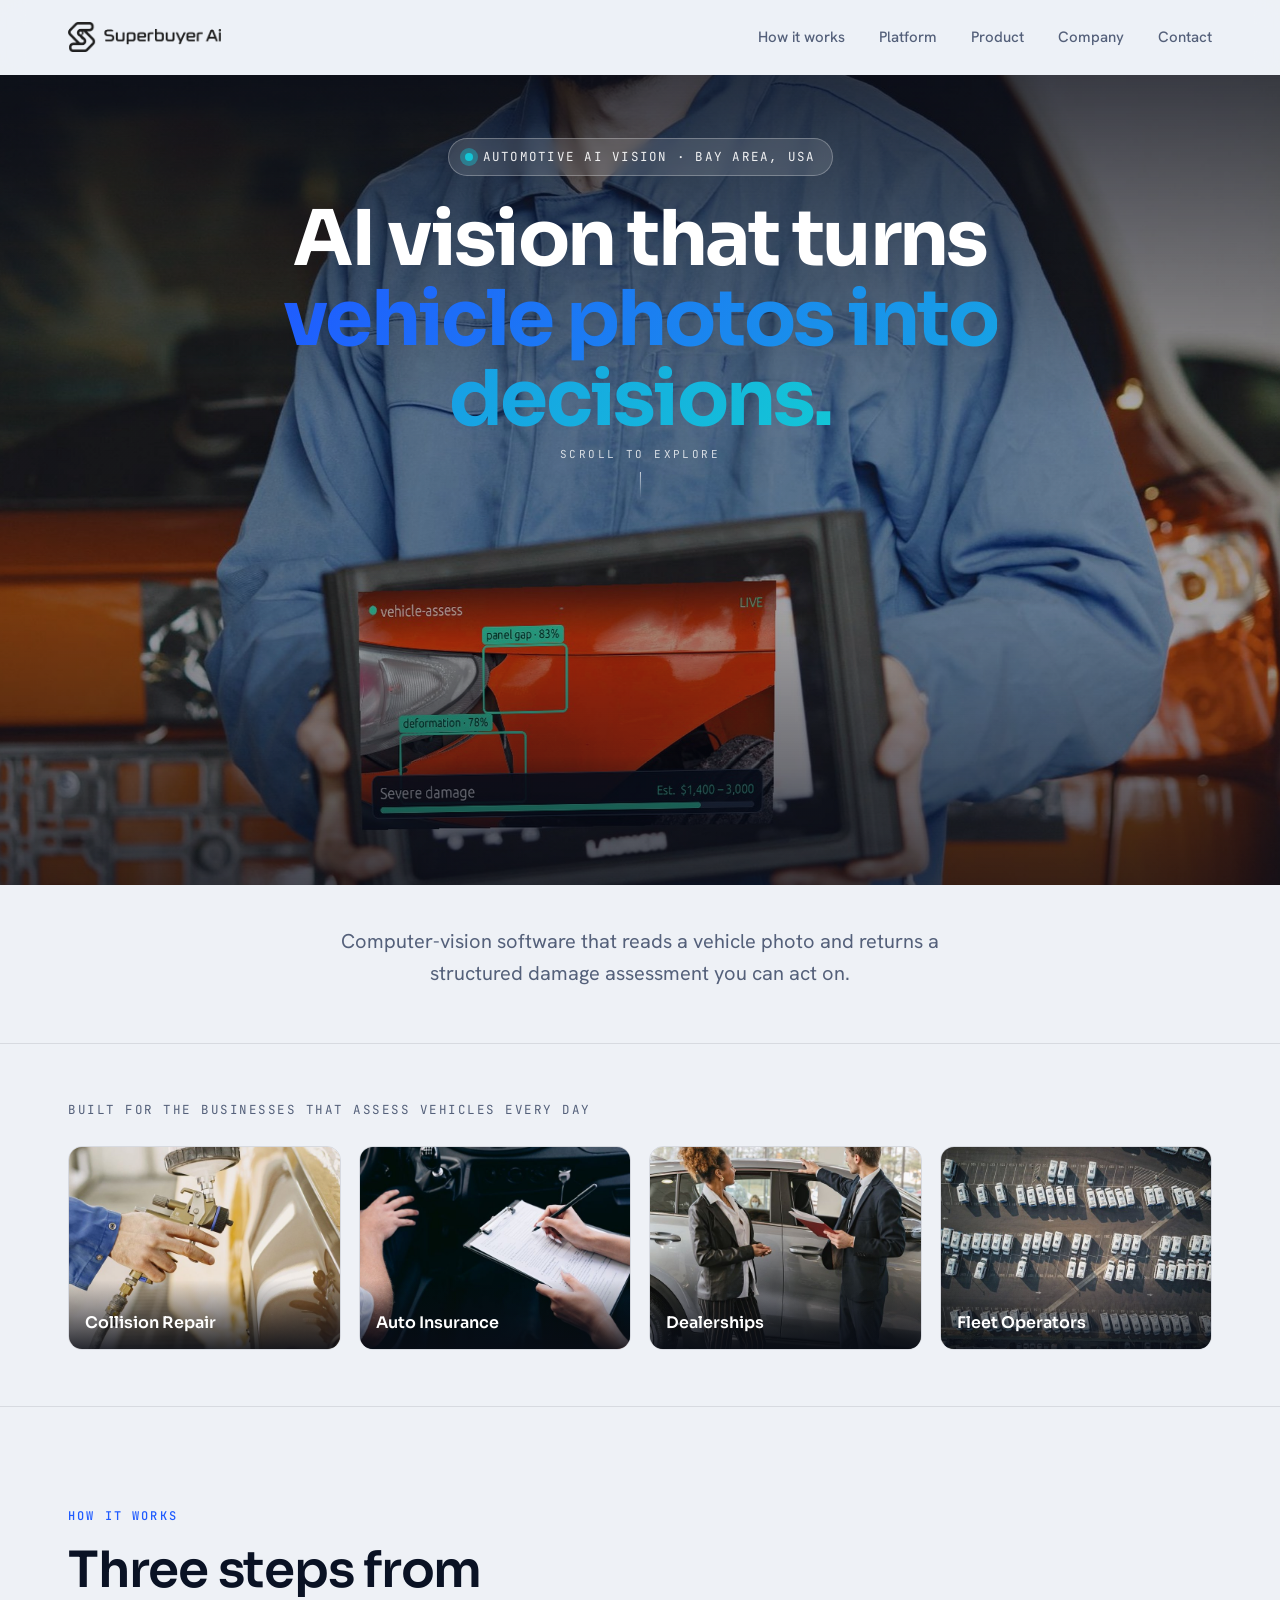
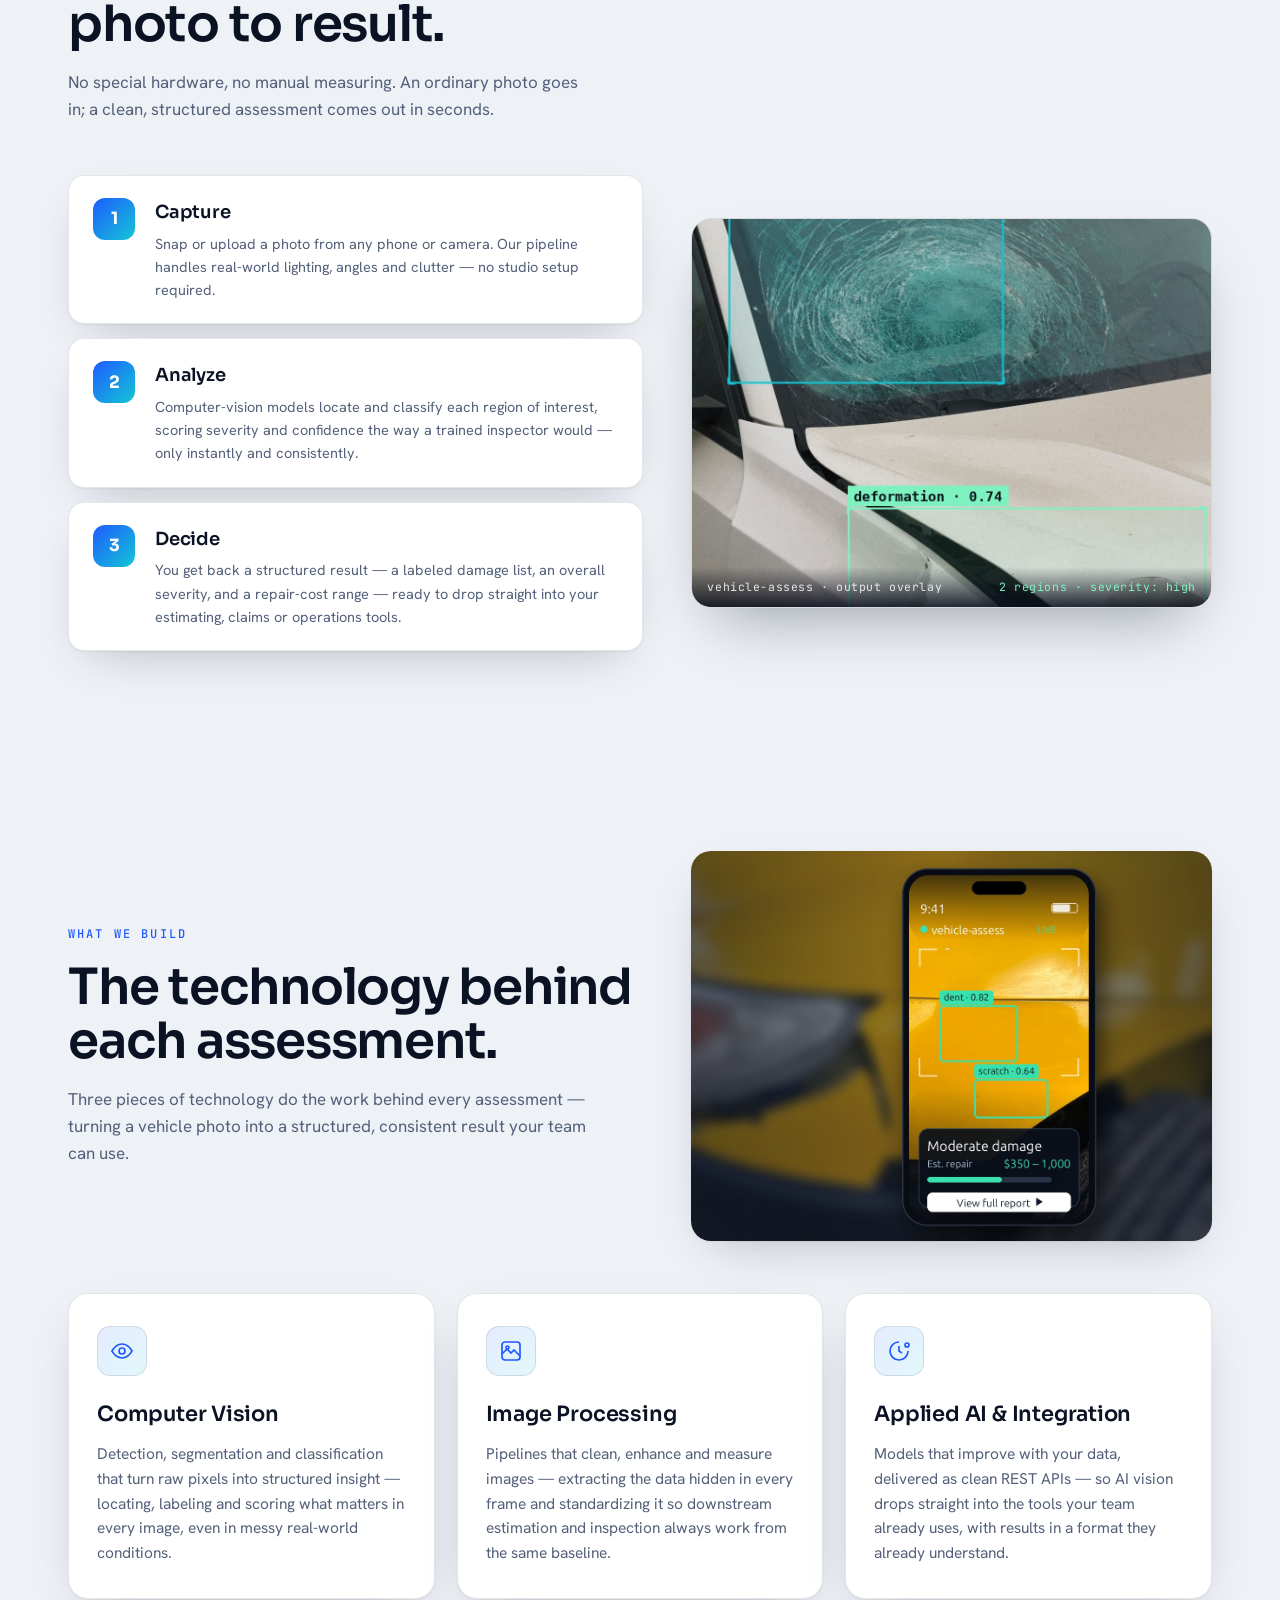
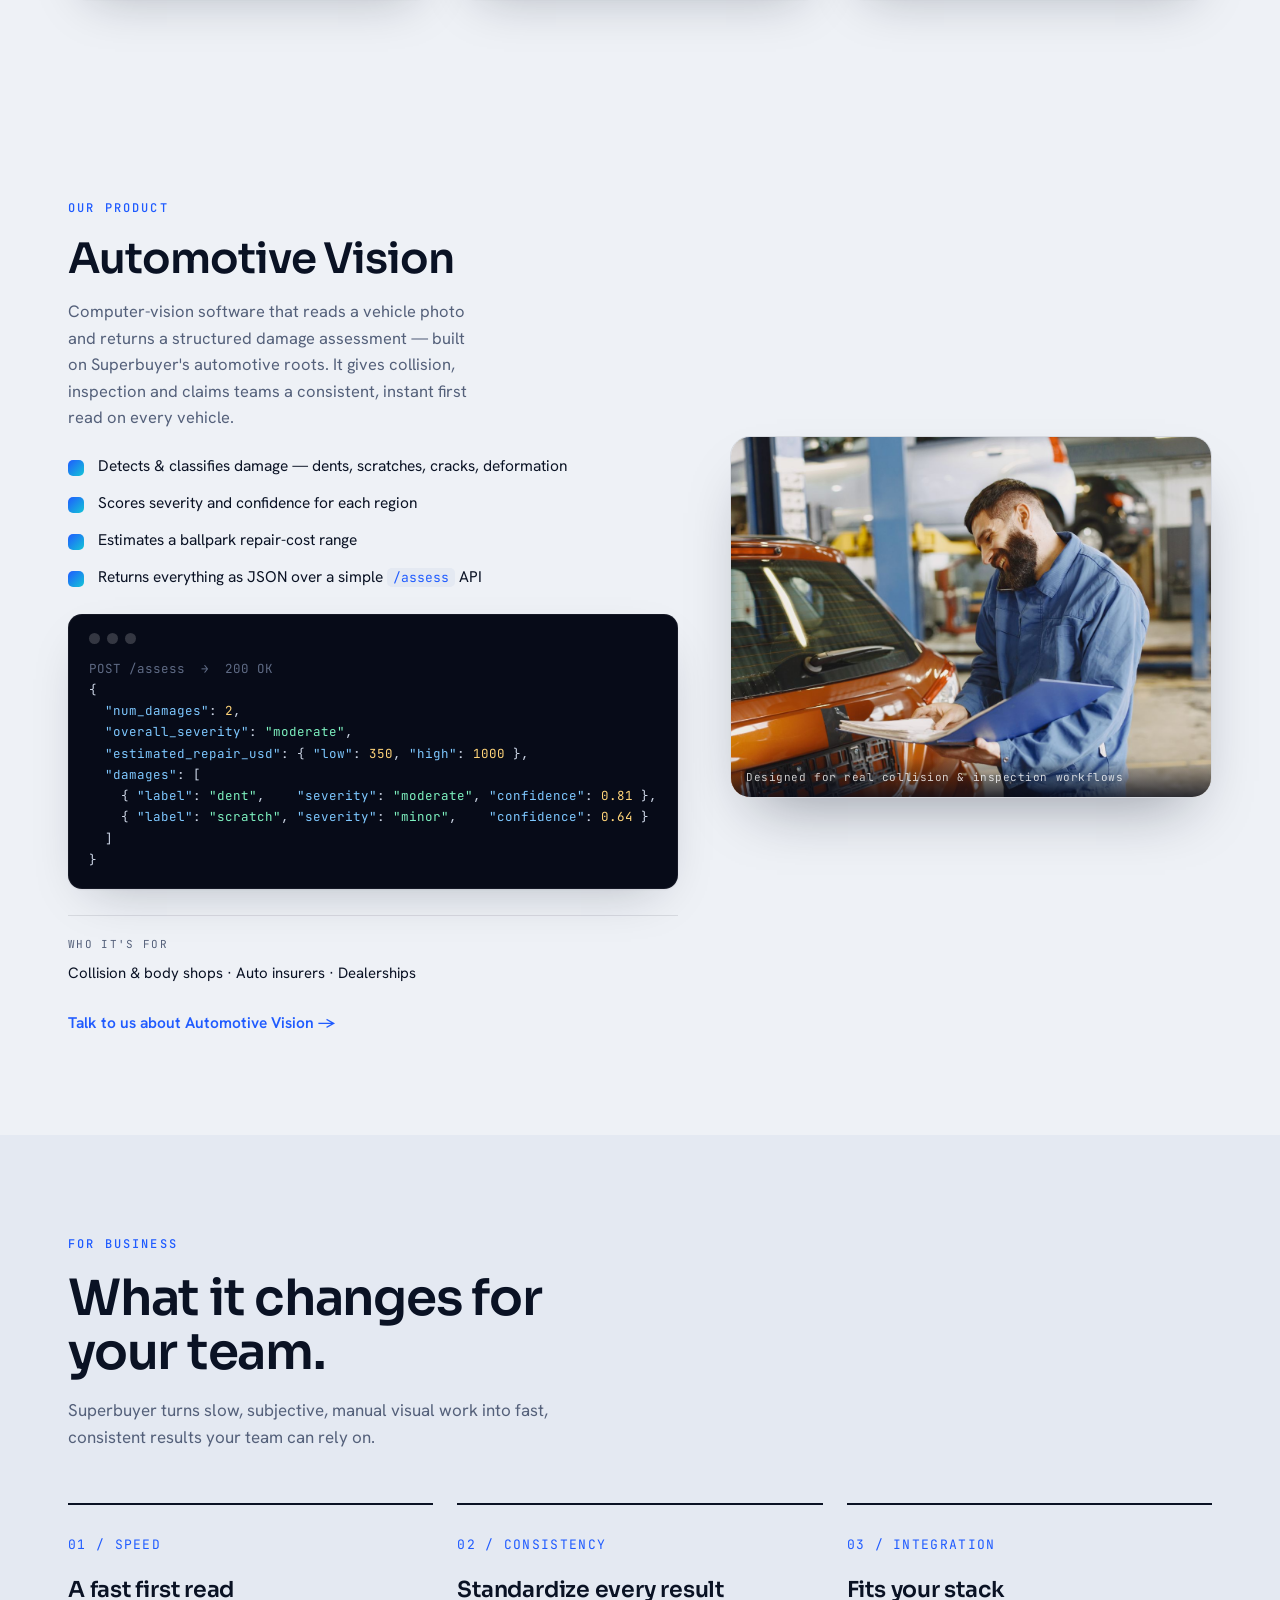
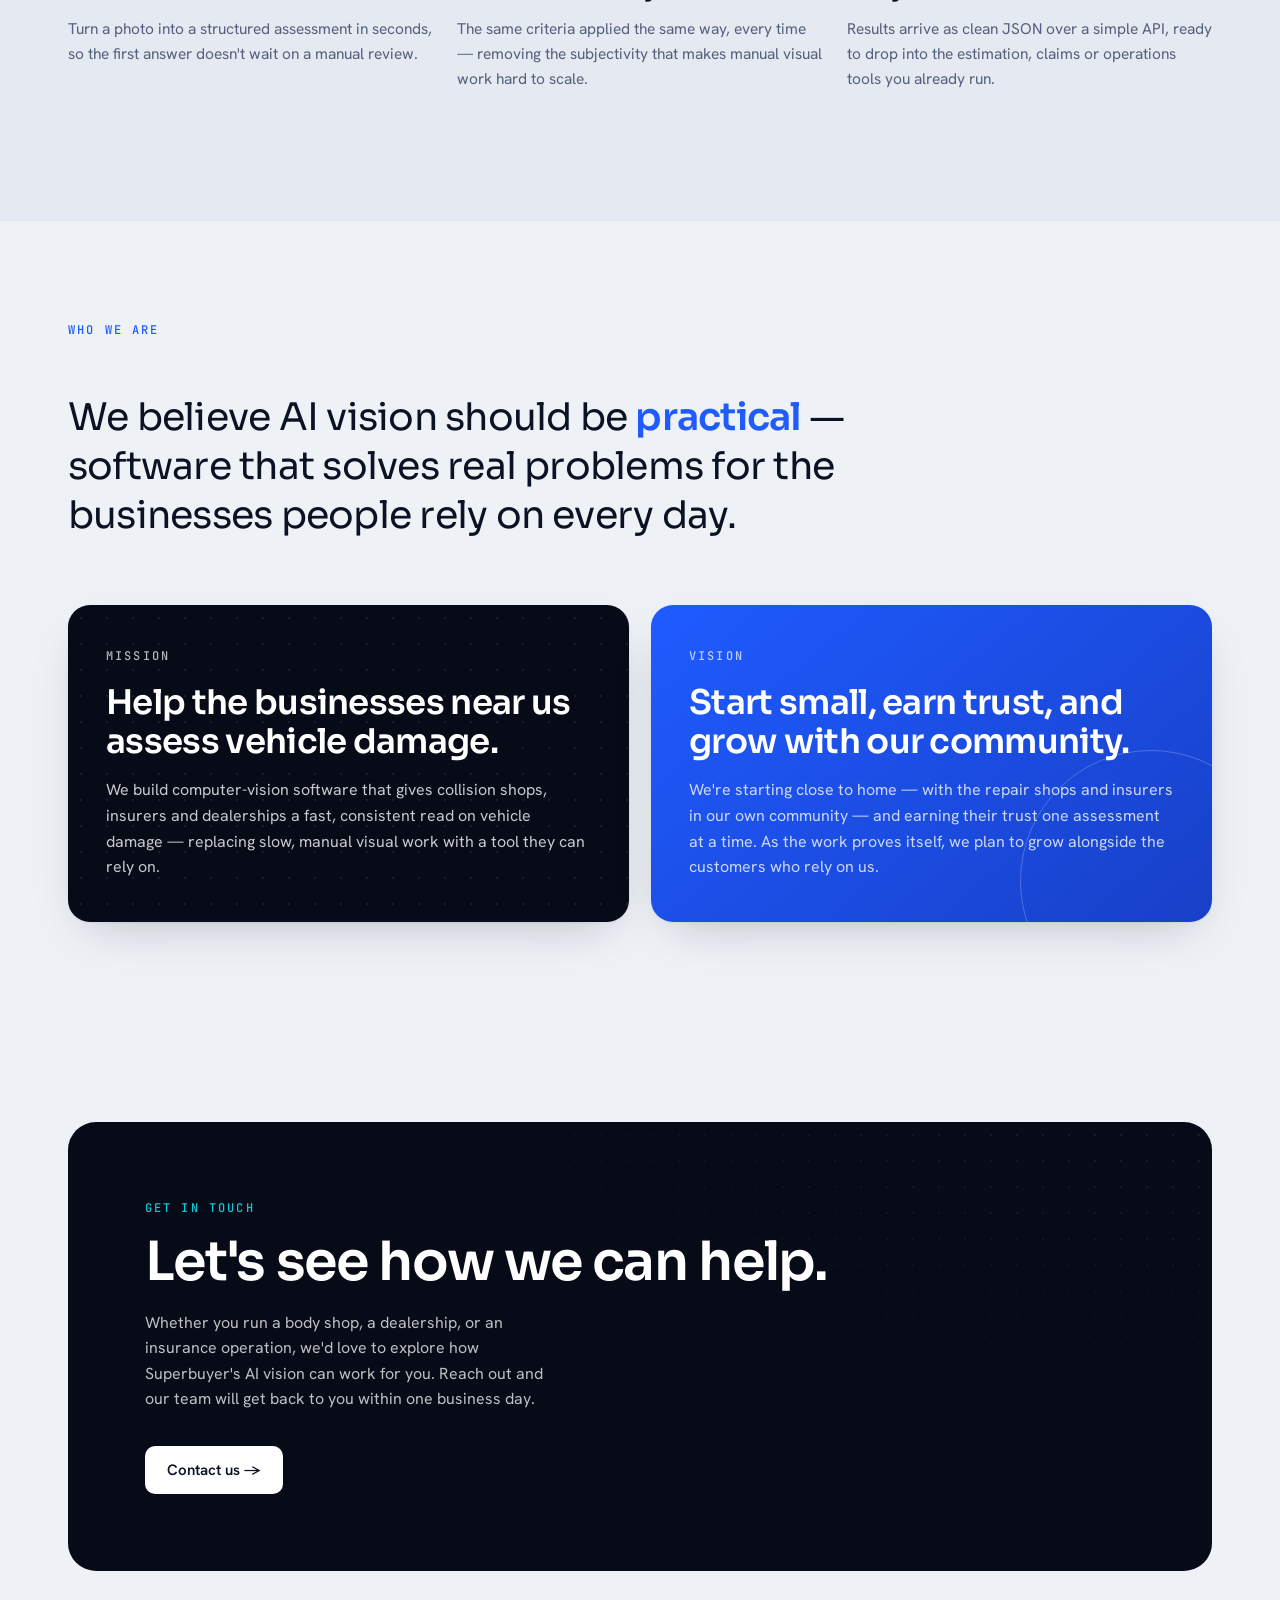
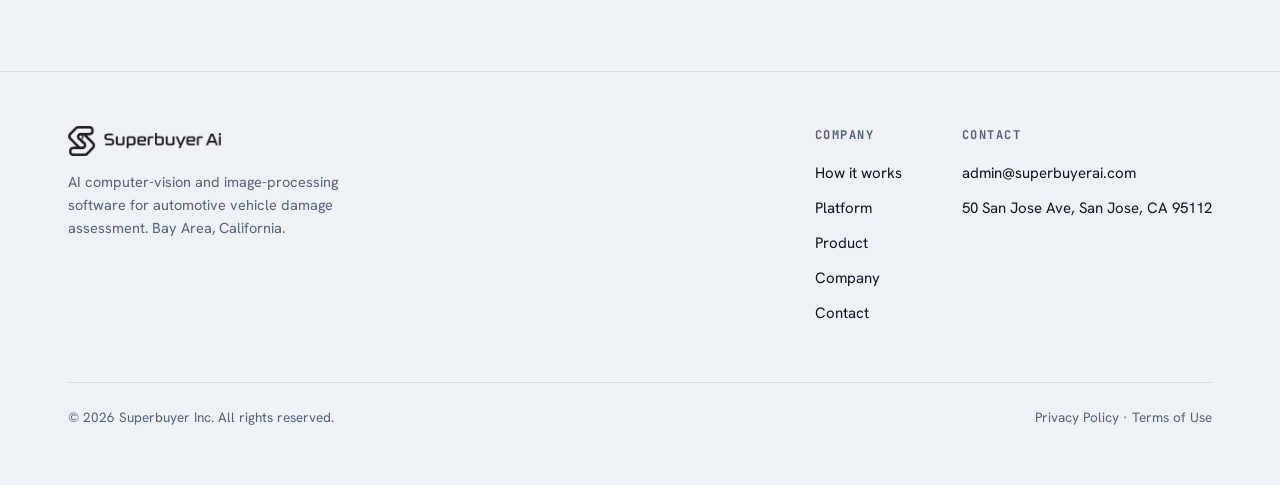
<file: index.html>
<!DOCTYPE html>
<html lang="en">
<head>
<meta charset="UTF-8" />
<meta name="viewport" content="width=device-width, initial-scale=1.0" />
<title>Superbuyer AI — Automotive AI Vision & Damage Assessment</title>
<meta name="description" content="Superbuyer builds AI computer-vision and image-processing software for automotive vehicle damage assessment — turning vehicle photos into fast, structured condition and repair assessments for the automotive and insurance industries." />
<link rel="icon" type="image/png" href="images/favicon.png" />
<link rel="apple-touch-icon" href="images/apple-touch-icon.png" />
<link rel="preconnect" href="https://fonts.googleapis.com" />
<link rel="preconnect" href="https://fonts.gstatic.com" crossorigin />
<link href="https://fonts.googleapis.com/css2?family=Sora:wght@400;500;600;700;800&family=Hanken+Grotesk:wght@400;500;600;700&family=JetBrains+Mono:wght@400;500;600&display=swap" rel="stylesheet" />
<link rel="stylesheet" href="styles.css" />
<link rel="canonical" href="https://superbuyerai.com/" />
<meta property="og:type" content="website" />
<meta property="og:site_name" content="Superbuyer AI" />
<meta property="og:title" content="Superbuyer AI — Automotive AI Vision & Damage Assessment" />
<meta property="og:description" content="Computer-vision software that reads a vehicle photo and returns a structured damage assessment for collision repair, auto insurance, dealerships and fleets." />
<meta property="og:url" content="https://superbuyerai.com/" />
<meta property="og:image" content="https://superbuyerai.com/images/hero-phone.jpg" />
<meta name="twitter:card" content="summary_large_image" />
<meta name="twitter:title" content="Superbuyer AI — Automotive AI Vision & Damage Assessment" />
<meta name="twitter:description" content="Computer-vision software that turns a vehicle photo into a structured damage assessment." />
<meta name="twitter:image" content="https://superbuyerai.com/images/hero-phone.jpg" />
<script type="application/ld+json">
{"@context":"https://schema.org","@type":"Organization","name":"Superbuyer Inc.","alternateName":"Superbuyer AI","url":"https://superbuyerai.com","logo":"https://superbuyerai.com/images/logo.png","email":"admin@superbuyerai.com","description":"AI computer-vision and image-processing software for automotive vehicle damage assessment.","address":{"@type":"PostalAddress","streetAddress":"50 San Jose Ave","addressLocality":"San Jose","addressRegion":"CA","postalCode":"95112","addressCountry":"US"}}
</script>
</head>
<body>

<nav id="nav">
  <div class="wrap nav-in">
    <a href="index.html" class="brand"><img class="logo-img" src="images/logo.png" alt="Superbuyer AI" /></a>
    <div class="nav-links">
      <a href="#how">How it works</a>
      <a href="#platform">Platform</a>
      <a href="#products">Product</a>
      <a href="#company">Company</a>
      <a href="contact.html">Contact</a>
    </div>
  </div>
</nav>

<header class="hero-bg">
  <img class="hero-bgimg" src="images/hero-bg.jpg" alt="An auto technician holding a tablet that shows Superbuyer's AI assessment of the car behind him — detected damage boxed with confidence scores" />
  <div class="hero-overlay"></div>
  <div class="wrap hero-inner">
    <div class="eyebrow reveal"><span class="pulse"></span><span class="t">AUTOMOTIVE AI VISION · BAY AREA, USA</span></div>
    <h1 class="reveal">AI vision that turns <span class="grad">vehicle photos into decisions.</span></h1>
    <a class="scroll-cue" href="#how">SCROLL TO EXPLORE</a>
  </div>
</header>

<div class="hero-sub">
  <div class="wrap">
    <p class="lead reveal">Computer-vision software that reads a vehicle photo and returns a structured damage assessment you can act on.</p>
  </div>
</div>

<div class="strip">
  <div class="wrap">
    <p>Built for the businesses that assess vehicles every day</p>
    <div class="who">
      <div class="who-card reveal"><img src="images/ind-collision.jpg" alt="Auto body technician repairing a damaged vehicle panel" /><span>Collision Repair</span></div>
      <div class="who-card reveal"><img src="images/ind-insurance.jpg" alt="Adjuster documenting vehicle condition for an insurance claim" /><span>Auto Insurance</span></div>
      <div class="who-card reveal"><img src="images/ind-dealership.jpg" alt="Salesperson showing a vehicle to a customer at a dealership" /><span>Dealerships</span></div>
      <div class="who-card reveal"><img src="images/ind-fleet.jpg" alt="Rows of fleet vehicles parked in a depot" /><span>Fleet Operators</span></div>
    </div>
  </div>
</div>

<section id="how">
  <div class="wrap">
    <div class="sec-head reveal">
      <div class="tag">How it works</div>
      <h2 class="sec-title">Three steps from photo to result.</h2>
      <p class="sec-note">No special hardware, no manual measuring. An ordinary photo goes in; a clean, structured assessment comes out in seconds.</p>
    </div>
    <div class="how">
      <div class="steps">
        <div class="step reveal">
          <div class="num">1</div>
          <div><h4>Capture</h4><p>Snap or upload a photo from any phone or camera. Our pipeline handles real-world lighting, angles and clutter — no studio setup required.</p></div>
        </div>
        <div class="step reveal">
          <div class="num">2</div>
          <div><h4>Analyze</h4><p>Computer-vision models locate and classify each region of interest, scoring severity and confidence the way a trained inspector would — only instantly and consistently.</p></div>
        </div>
        <div class="step reveal">
          <div class="num">3</div>
          <div><h4>Decide</h4><p>You get back a structured result — a labeled damage list, an overall severity, and a repair-cost range — ready to drop straight into your estimating, claims or operations tools.</p></div>
        </div>
      </div>
      <div class="shot reveal">
        <img src="images/auto-assess.jpg" alt="AI vision detecting a cracked windshield and panel deformation on a vehicle" />
        <div class="cap"><span>vehicle-assess · output overlay</span><span class="ok">2 regions · severity: high</span></div>
      </div>
    </div>
  </div>
</section>

<section id="platform">
  <div class="wrap">
    <div class="platform-head">
      <div class="sec-head reveal">
        <div class="tag">What we build</div>
        <h2 class="sec-title">The technology behind each assessment.</h2>
        <p class="sec-note">Three pieces of technology do the work behind every assessment — turning a vehicle photo into a structured, consistent result your team can use.</p>
      </div>
      <div class="platform-visual reveal">
        <img src="images/hero-phone.jpg" alt="A smartphone running Superbuyer's vehicle-damage assessment — detected damage highlighted with an estimated repair cost" />
      </div>
    </div>
    <div class="cards">
      <div class="card reveal">
        <div class="ic"><svg viewBox="0 0 24 24"><path d="M2 12s3.5-7 10-7 10 7 10 7-3.5 7-10 7S2 12 2 12Z"/><circle cx="12" cy="12" r="3"/></svg></div>
        <h3>Computer Vision</h3>
        <p>Detection, segmentation and classification that turn raw pixels into structured insight — locating, labeling and scoring what matters in every image, even in messy real-world conditions.</p>
      </div>
      <div class="card reveal">
        <div class="ic"><svg viewBox="0 0 24 24"><rect x="3" y="3" width="18" height="18" rx="3"/><path d="M3 15l5-5 4 4 3-3 6 6"/><circle cx="8.5" cy="8.5" r="1.5"/></svg></div>
        <h3>Image Processing</h3>
        <p>Pipelines that clean, enhance and measure images — extracting the data hidden in every frame and standardizing it so downstream estimation and inspection always work from the same baseline.</p>
      </div>
      <div class="card reveal">
        <div class="ic"><svg viewBox="0 0 24 24"><path d="M12 3a9 9 0 1 0 9 9"/><path d="M12 7v5l3 2"/><circle cx="20" cy="6" r="2"/></svg></div>
        <h3>Applied AI &amp; Integration</h3>
        <p>Models that improve with your data, delivered as clean REST APIs — so AI vision drops straight into the tools your team already uses, with results in a format they already understand.</p>
      </div>
    </div>
  </div>
</section>

<section id="products">
  <div class="wrap">
    <div class="feature reveal">
      <div>
        <div class="f-eyebrow"><span class="tag">Our product</span></div>
        <h2 class="f-title">Automotive Vision</h2>
        <p class="f-lead">Computer-vision software that reads a vehicle photo and returns a structured damage assessment — built on Superbuyer's automotive roots. It gives collision, inspection and claims teams a consistent, instant first read on every vehicle.</p>
        <ul class="f-list">
          <li>Detects &amp; classifies damage — dents, scratches, cracks, deformation</li>
          <li>Scores severity and confidence for each region</li>
          <li>Estimates a ballpark repair-cost range</li>
          <li>Returns everything as JSON over a simple <span class="mono">/assess</span> API</li>
        </ul>
        <div class="code reveal">
          <div class="mtop"><i></i><i></i><i></i></div>
          <pre><span class="c">POST /assess  →  200 OK</span>
{
  <span class="k">"num_damages"</span>: <span class="n">2</span>,
  <span class="k">"overall_severity"</span>: <span class="s">"moderate"</span>,
  <span class="k">"estimated_repair_usd"</span>: { <span class="k">"low"</span>: <span class="n">350</span>, <span class="k">"high"</span>: <span class="n">1000</span> },
  <span class="k">"damages"</span>: [
    { <span class="k">"label"</span>: <span class="s">"dent"</span>,    <span class="k">"severity"</span>: <span class="s">"moderate"</span>, <span class="k">"confidence"</span>: <span class="n">0.81</span> },
    { <span class="k">"label"</span>: <span class="s">"scratch"</span>, <span class="k">"severity"</span>: <span class="s">"minor"</span>,    <span class="k">"confidence"</span>: <span class="n">0.64</span> }
  ]
}</pre>
        </div>
        <div class="who-for"><span>Who it's for</span>Collision &amp; body shops · Auto insurers · Dealerships</div>
        <a href="contact.html" class="f-link">Talk to us about Automotive Vision →</a>
      </div>
      <div class="f-media reveal">
        <img src="images/shop.jpg" alt="An inspector assessing a vehicle in a collision-repair workshop" />
        <div class="cap">Designed for real collision &amp; inspection workflows</div>
      </div>
    </div>
  </div>
</section>

<section id="value">
  <div class="wrap">
    <div class="sec-head reveal">
      <div class="tag">For business</div>
      <h2 class="sec-title">What it changes for your team.</h2>
      <p class="sec-note">Superbuyer turns slow, subjective, manual visual work into fast, consistent results your team can rely on.</p>
    </div>
    <div class="vgrid">
      <div class="vitem reveal">
        <div class="n">01 / SPEED</div>
        <h4>A fast first read</h4>
        <p>Turn a photo into a structured assessment in seconds, so the first answer doesn't wait on a manual review.</p>
      </div>
      <div class="vitem reveal">
        <div class="n">02 / CONSISTENCY</div>
        <h4>Standardize every result</h4>
        <p>The same criteria applied the same way, every time — removing the subjectivity that makes manual visual work hard to scale.</p>
      </div>
      <div class="vitem reveal">
        <div class="n">03 / INTEGRATION</div>
        <h4>Fits your stack</h4>
        <p>Results arrive as clean JSON over a simple API, ready to drop into the estimation, claims or operations tools you already run.</p>
      </div>
    </div>
  </div>
</section>

<section id="company">
  <div class="wrap">
    <div class="sec-head reveal">
      <div class="tag">Who we are</div>
    </div>
    <p class="about-quote reveal" style="max-width:30ch;margin-bottom:64px">We believe AI vision should be <b>practical</b> — software that solves real problems for the businesses people rely on every day.</p>

    <div class="mv">
      <div class="mv-card mv-mission reveal">
        <div class="dotgrid"></div>
        <div class="tag">Mission</div>
        <h3>Help the businesses near us assess vehicle damage.</h3>
        <p>We build computer-vision software that gives collision shops, insurers and dealerships a fast, consistent read on vehicle damage — replacing slow, manual visual work with a tool they can rely on.</p>
      </div>
      <div class="mv-card mv-vision reveal">
        <div class="tag">Vision</div>
        <h3>Start small, earn trust, and grow with our community.</h3>
        <p>We're starting close to home — with the repair shops and insurers in our own community — and earning their trust one assessment at a time. As the work proves itself, we plan to grow alongside the customers who rely on us.</p>
      </div>
    </div>
  </div>
</section>

<section id="contact-cta">
  <div class="wrap">
    <div class="cta reveal">
      <div class="dotgrid"></div>
      <div class="tag">Get in touch</div>
      <h2>Let's see how we can help.</h2>
      <p>Whether you run a body shop, a dealership, or an insurance operation, we'd love to explore how Superbuyer's AI vision can work for you. Reach out and our team will get back to you within one business day.</p>
      <div class="row">
        <a href="contact.html" class="btn">Contact us →</a>
      </div>
    </div>
  </div>
</section>

<footer>
  <div class="wrap">
    <div class="foot">
      <div>
        <a href="index.html" class="brand"><img class="logo-img" src="images/logo.png" alt="Superbuyer AI" /></a>
        <p class="blurb">AI computer-vision and image-processing software for automotive vehicle damage assessment. Bay Area, California.</p>
      </div>
      <div class="foot-cols">
        <div class="foot-col">
          <h5>Company</h5>
          <a href="#how">How it works</a>
          <a href="#platform">Platform</a>
          <a href="#products">Product</a>
          <a href="#company">Company</a>
          <a href="contact.html">Contact</a>
        </div>
        <div class="foot-col">
          <h5>Contact</h5>
          <a href="mailto:admin@superbuyerai.com">admin@superbuyerai.com</a>
          <a href="contact.html">50 San Jose Ave, San Jose, CA 95112</a>
        </div>
      </div>
    </div>
    <div class="copyright">
      <span>© 2026 Superbuyer Inc. All rights reserved.</span>
      <span><a href="privacy.html">Privacy Policy</a> · <a href="terms.html">Terms of Use</a></span>
    </div>
  </div>
</footer>

<script>
  const nav=document.getElementById('nav');
  addEventListener('scroll',()=>nav.classList.toggle('scrolled',scrollY>10));
  const io=new IntersectionObserver((es)=>{
    es.forEach((e)=>{
      if(e.isIntersecting){
        const sibs=[...e.target.parentElement.children].filter(c=>c.classList.contains('reveal'));
        e.target.style.transitionDelay=(Math.max(0,sibs.indexOf(e.target))*70)+'ms';
        e.target.classList.add('in');io.unobserve(e.target);
      }
    });
  },{threshold:.12});
  document.querySelectorAll('.reveal').forEach(el=>io.observe(el));
</script>
</body>
</html>
</file>
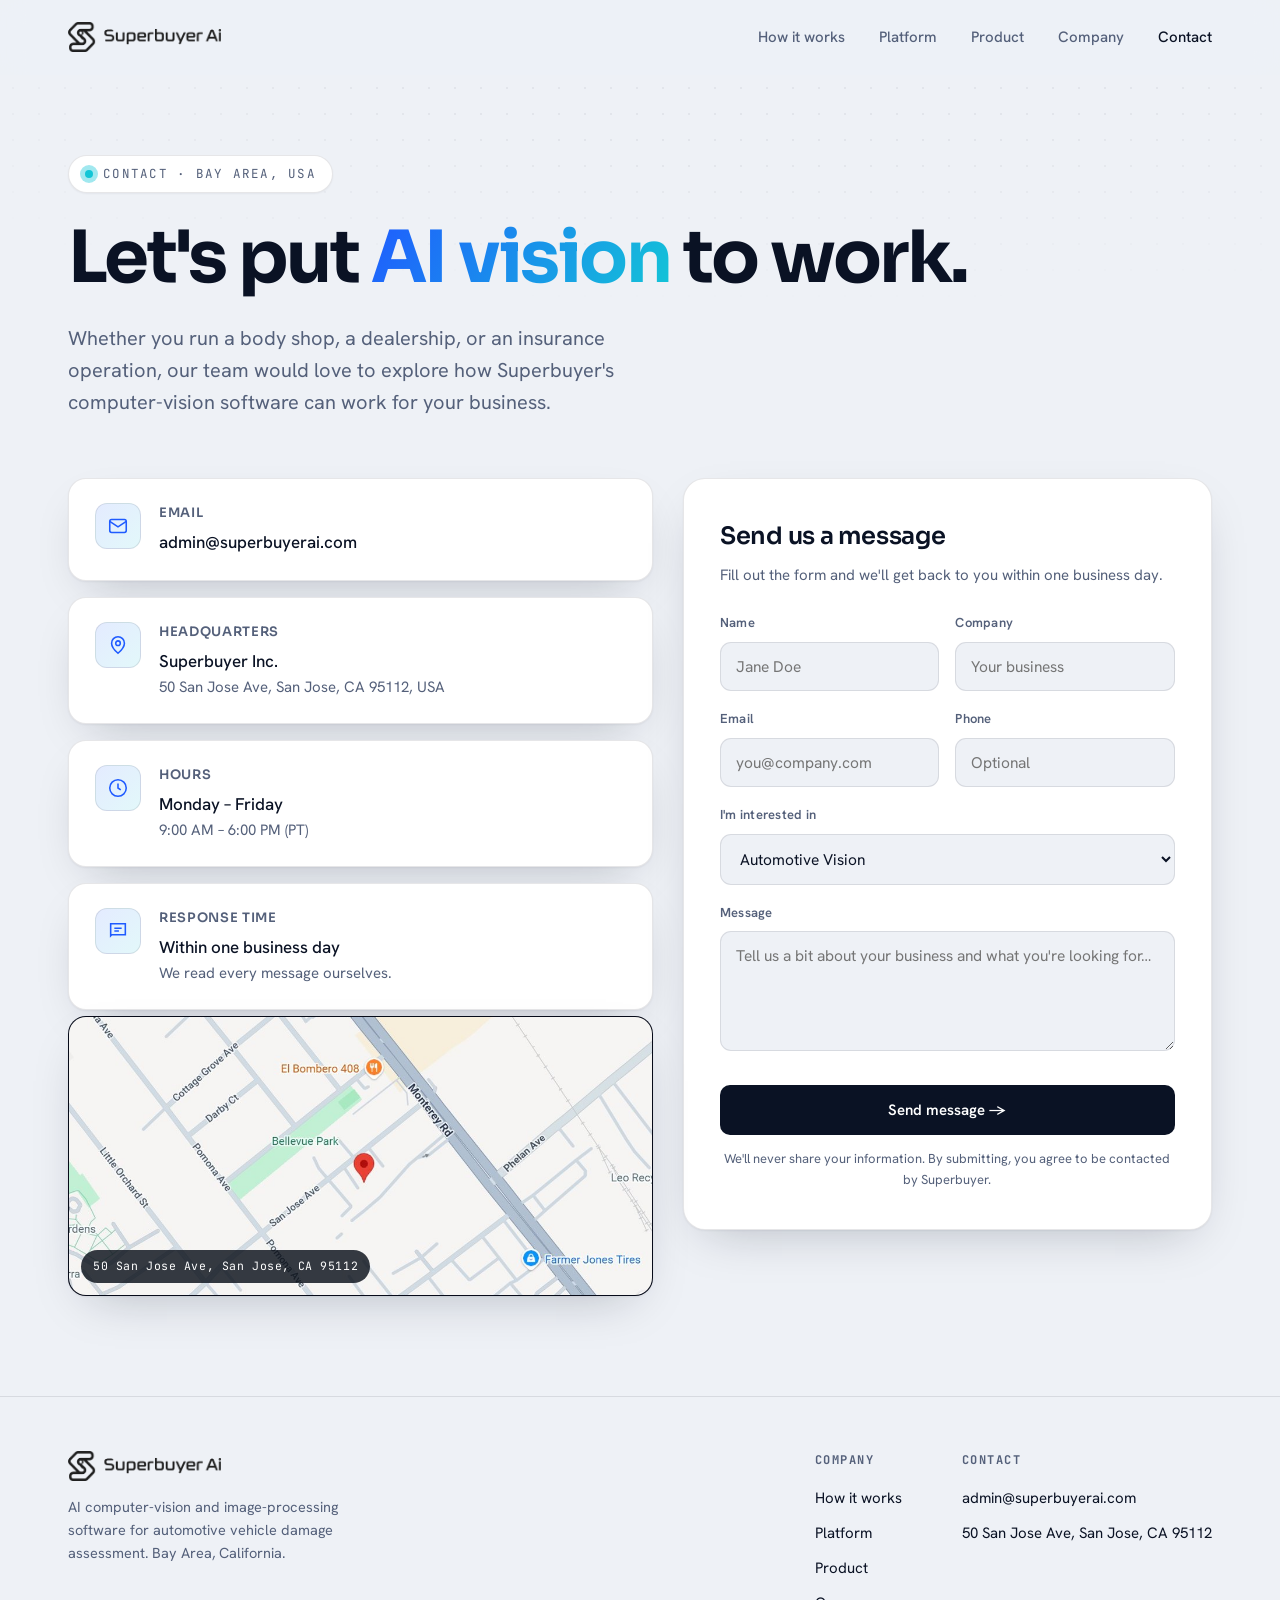
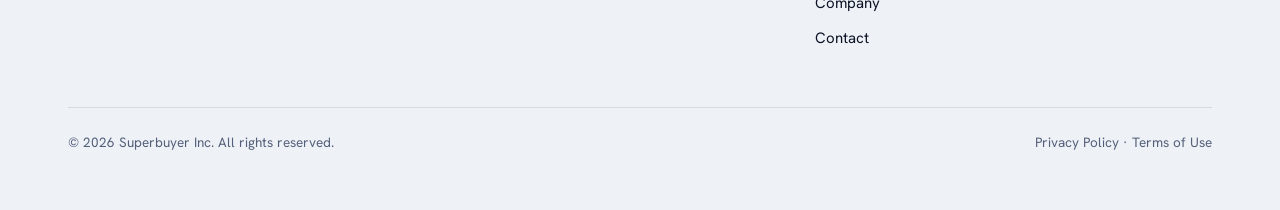
<file: contact.html>
<!DOCTYPE html>
<html lang="en">
<head>
<meta charset="UTF-8" />
<meta name="viewport" content="width=device-width, initial-scale=1.0" />
<title>Contact — Superbuyer AI</title>
<meta name="description" content="Get in touch with Superbuyer. Partner with us to put AI computer-vision and image-processing software to work for your business." />
<link rel="icon" type="image/png" href="images/favicon.png" />
<link rel="apple-touch-icon" href="images/apple-touch-icon.png" />
<link rel="preconnect" href="https://fonts.googleapis.com" />
<link rel="preconnect" href="https://fonts.gstatic.com" crossorigin />
<link href="https://fonts.googleapis.com/css2?family=Sora:wght@400;500;600;700;800&family=Hanken+Grotesk:wght@400;500;600;700&family=JetBrains+Mono:wght@400;500;600&display=swap" rel="stylesheet" />
<link rel="stylesheet" href="styles.css" />
<link rel="canonical" href="https://superbuyerai.com/contact" />
<meta property="og:type" content="website" />
<meta property="og:site_name" content="Superbuyer AI" />
<meta property="og:title" content="Contact — Superbuyer AI" />
<meta property="og:description" content="Get in touch with Superbuyer. We'd love to explore how our automotive AI vision can work for your business." />
<meta property="og:url" content="https://superbuyerai.com/contact" />
<meta property="og:image" content="https://superbuyerai.com/images/hero-phone.jpg" />
<meta name="twitter:card" content="summary_large_image" />
<meta name="twitter:image" content="https://superbuyerai.com/images/hero-phone.jpg" />
</head>
<body>

<nav id="nav">
  <div class="wrap nav-in">
    <a href="index.html" class="brand"><img class="logo-img" src="images/logo.png" alt="Superbuyer AI" /></a>
    <div class="nav-links">
      <a href="index.html#how">How it works</a>
      <a href="index.html#platform">Platform</a>
      <a href="index.html#products">Product</a>
      <a href="index.html#company">Company</a>
      <a href="contact.html" class="active">Contact</a>
    </div>
  </div>
</nav>

<div class="page-hero">
  <div class="dotgrid"></div>
  <div class="wrap">
    <div class="eyebrow reveal"><span class="pulse"></span><span class="t">CONTACT · BAY AREA, USA</span></div>
    <h1 class="reveal">Let's put <span class="grad">AI vision</span> to work.</h1>
    <p class="lead reveal">Whether you run a body shop, a dealership, or an insurance operation, our team would love to explore how Superbuyer's computer-vision software can work for your business.</p>
  </div>
</div>

<section style="padding-top:40px">
  <div class="wrap">
    <div class="contact-grid">

      <!-- INFO COLUMN -->
      <div class="reveal">
        <div class="info-list">
          <div class="info-item">
            <div class="ic"><svg viewBox="0 0 24 24"><rect x="3" y="5" width="18" height="14" rx="2"/><path d="m3 7 9 6 9-6"/></svg></div>
            <div>
              <h4>Email</h4>
              <a href="mailto:admin@superbuyerai.com">admin@superbuyerai.com</a>
            </div>
          </div>

          <div class="info-item">
            <div class="ic"><svg viewBox="0 0 24 24"><path d="M12 21s-7-6-7-11a7 7 0 0 1 14 0c0 5-7 11-7 11Z"/><circle cx="12" cy="10" r="2.5"/></svg></div>
            <div>
              <h4>Headquarters</h4>
              <p>Superbuyer Inc.<span>50 San Jose Ave, San Jose, CA 95112, USA</span></p>
            </div>
          </div>

          <div class="info-item">
            <div class="ic"><svg viewBox="0 0 24 24"><circle cx="12" cy="12" r="9"/><path d="M12 7v5l3 2"/></svg></div>
            <div>
              <h4>Hours</h4>
              <p>Monday – Friday<span>9:00 AM – 6:00 PM (PT)</span></p>
            </div>
          </div>

          <div class="info-item">
            <div class="ic"><svg viewBox="0 0 24 24"><path d="M4 4h16v12H5.2L4 17.2V4Z"/><path d="M8 9h8M8 12h5"/></svg></div>
            <div>
              <h4>Response time</h4>
              <p>Within one business day<span>We read every message ourselves.</span></p>
            </div>
          </div>
        </div>

        <a class="map" href="https://www.google.com/maps/search/?api=1&query=50+San+Jose+Ave,+San+Jose,+CA+95112" target="_blank" rel="noopener" aria-label="View 50 San Jose Ave, San Jose, CA on Google Maps">
          <img src="images/map.jpg" alt="Map showing Superbuyer's location on San Jose Ave, San Jose, California" />
          <span class="map-tag">50 San Jose Ave, San Jose, CA 95112</span>
        </a>
      </div>

      <!-- FORM COLUMN -->
      <div class="reveal" id="form">
        <div class="form-card">
          <h3>Send us a message</h3>
          <p class="sub">Fill out the form and we'll get back to you within one business day.</p>

          <!-- Works automatically when deployed to Netlify (Netlify Forms). -->
          <form name="contact" method="POST" data-netlify="true" netlify-honeypot="bot-field" action="/thanks.html">
            <input type="hidden" name="form-name" value="contact" />
            <p hidden><label>Don't fill this out: <input name="bot-field" /></label></p>

            <div class="two">
              <div class="field">
                <label for="name">Name</label>
                <input id="name" name="name" type="text" placeholder="Jane Doe" required />
              </div>
              <div class="field">
                <label for="company">Company</label>
                <input id="company" name="company" type="text" placeholder="Your business" />
              </div>
            </div>

            <div class="two">
              <div class="field">
                <label for="email">Email</label>
                <input id="email" name="email" type="email" placeholder="you@company.com" required />
              </div>
              <div class="field">
                <label for="phone">Phone</label>
                <input id="phone" name="phone" type="tel" placeholder="Optional" />
              </div>
            </div>

            <div class="field">
              <label for="type">I'm interested in</label>
              <select id="type" name="interest">
                <option>Automotive Vision</option>
                <option>Custom AI vision software</option>
                <option>Requesting a demo</option>
                <option>Press / media</option>
                <option>Careers</option>
                <option>Something else</option>
              </select>
            </div>

            <div class="field">
              <label for="message">Message</label>
              <textarea id="message" name="message" placeholder="Tell us a bit about your business and what you're looking for…" required></textarea>
            </div>

            <button type="submit" class="btn">Send message →</button>
            <p class="form-note">We'll never share your information. By submitting, you agree to be contacted by Superbuyer.</p>
          </form>
        </div>
      </div>

    </div>
  </div>
</section>

<footer>
  <div class="wrap">
    <div class="foot">
      <div>
        <a href="index.html" class="brand"><img class="logo-img" src="images/logo.png" alt="Superbuyer AI" /></a>
        <p class="blurb">AI computer-vision and image-processing software for automotive vehicle damage assessment. Bay Area, California.</p>
      </div>
      <div class="foot-cols">
        <div class="foot-col">
          <h5>Company</h5>
          <a href="index.html#how">How it works</a>
          <a href="index.html#platform">Platform</a>
          <a href="index.html#products">Product</a>
          <a href="index.html#company">Company</a>
          <a href="contact.html">Contact</a>
        </div>
        <div class="foot-col">
          <h5>Contact</h5>
          <a href="mailto:admin@superbuyerai.com">admin@superbuyerai.com</a>
          <a href="contact.html">50 San Jose Ave, San Jose, CA 95112</a>
        </div>
      </div>
    </div>
    <div class="copyright">
      <span>© 2026 Superbuyer Inc. All rights reserved.</span>
      <span><a href="privacy.html">Privacy Policy</a> · <a href="terms.html">Terms of Use</a></span>
    </div>
  </div>
</footer>

<script>
  const nav=document.getElementById('nav');
  addEventListener('scroll',()=>nav.classList.toggle('scrolled',scrollY>10));
  const io=new IntersectionObserver((es)=>{
    es.forEach((e)=>{
      if(e.isIntersecting){
        const sibs=[...e.target.parentElement.children].filter(c=>c.classList.contains('reveal'));
        e.target.style.transitionDelay=(Math.max(0,sibs.indexOf(e.target))*70)+'ms';
        e.target.classList.add('in');io.unobserve(e.target);
      }
    });
  },{threshold:.12});
  document.querySelectorAll('.reveal').forEach(el=>io.observe(el));
</script>
</body>
</html>
</file>
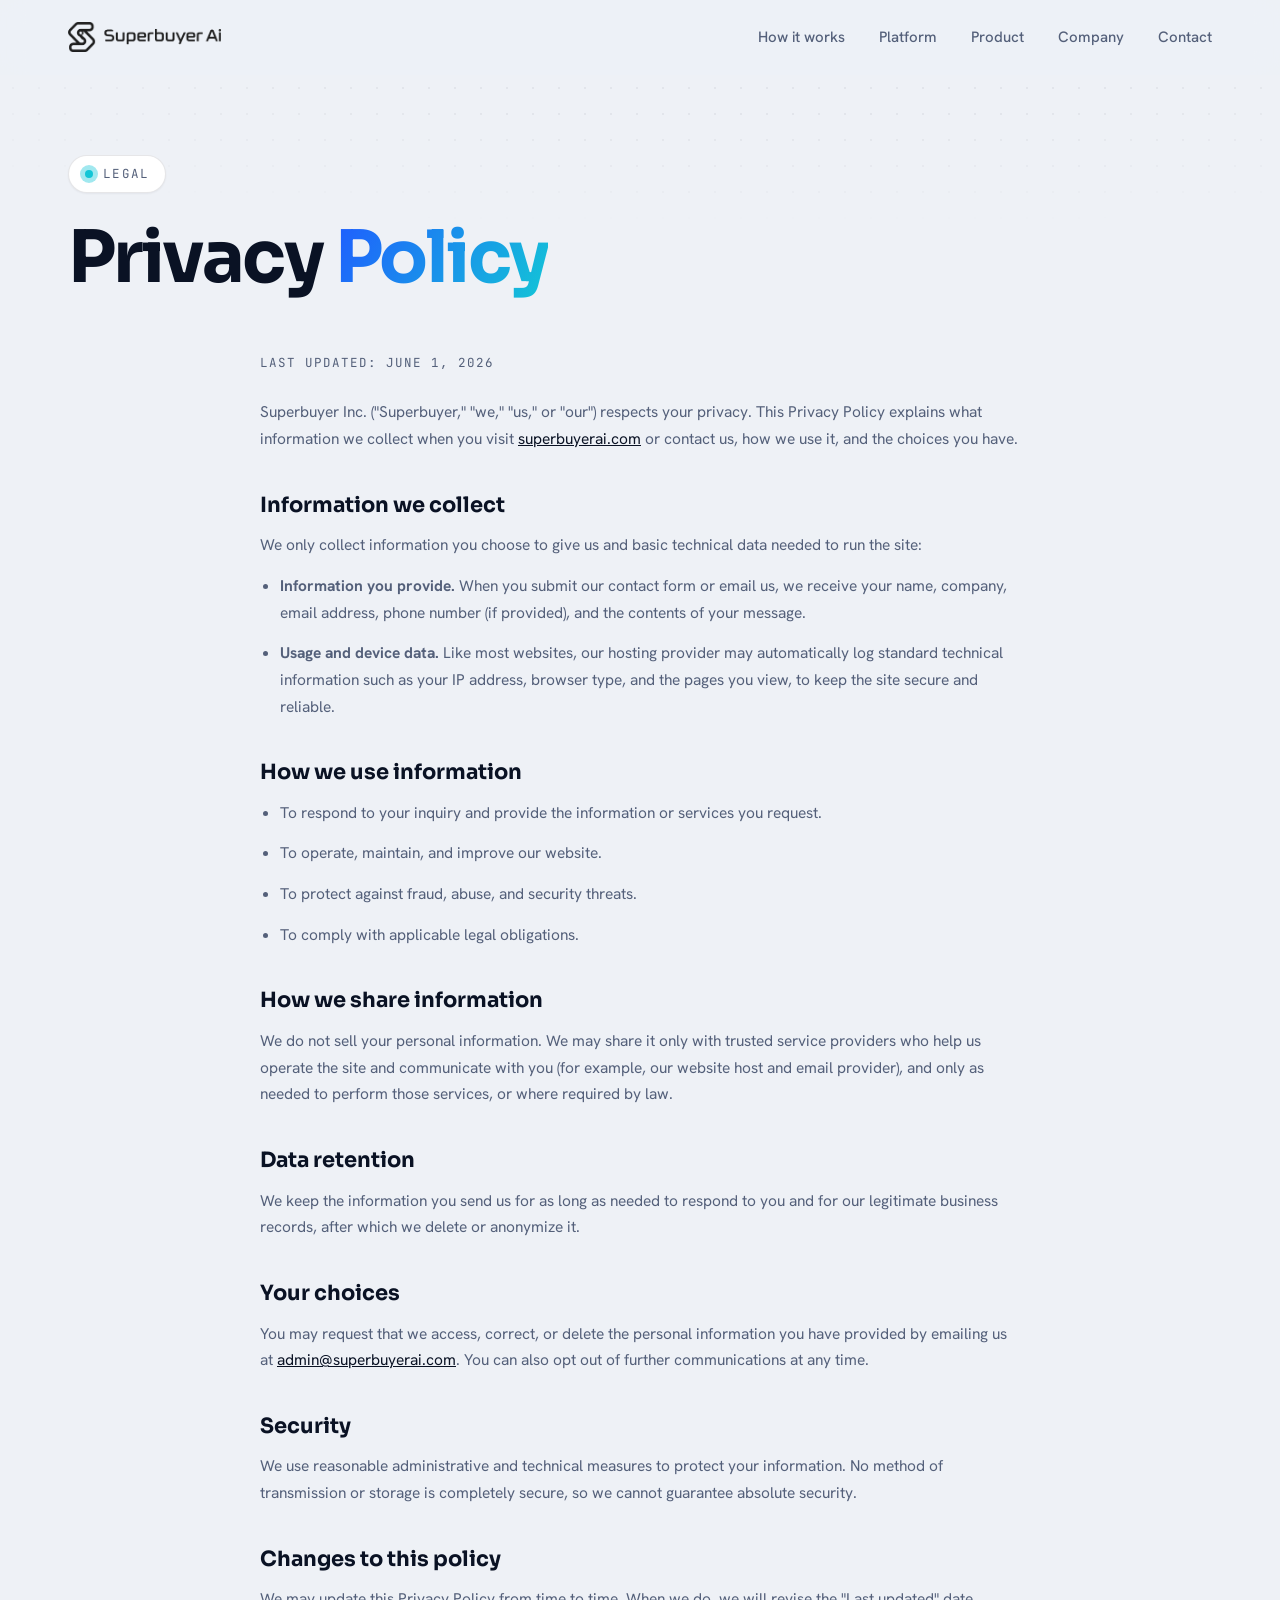
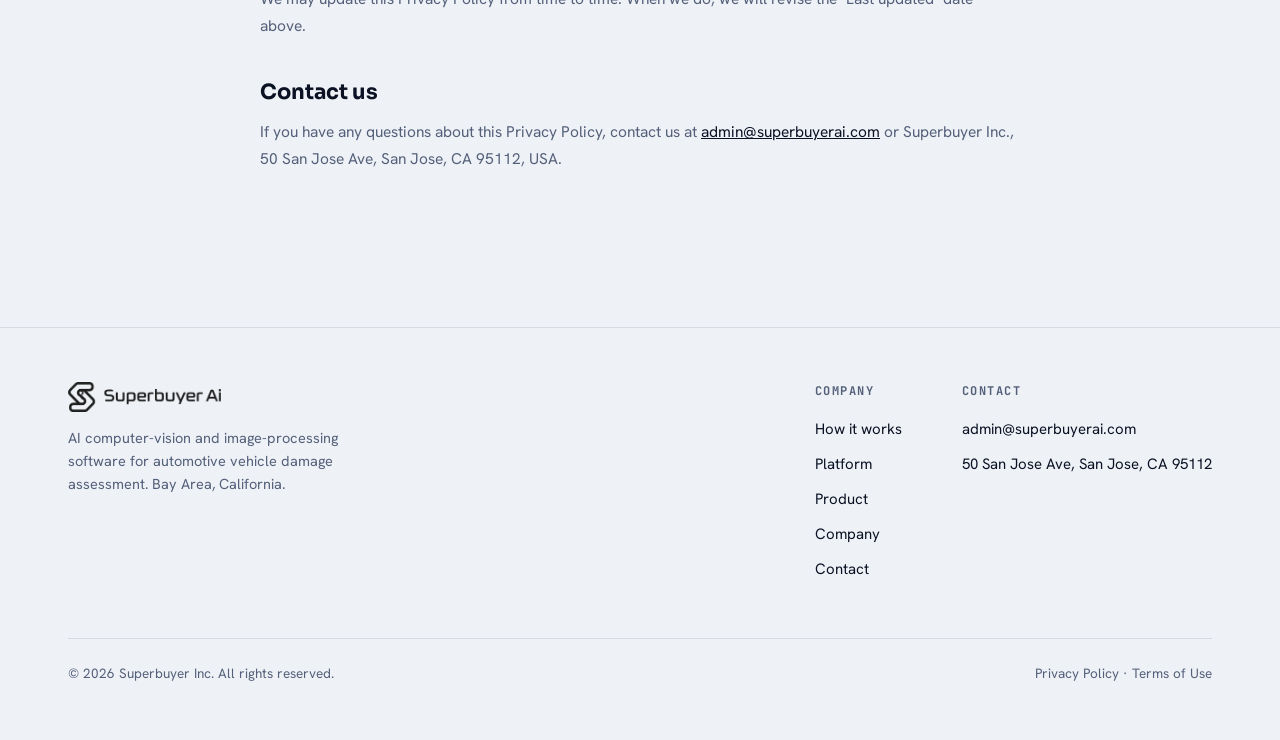
<file: privacy.html>
<!DOCTYPE html>
<html lang="en">
<head>
<meta charset="UTF-8" />
<meta name="viewport" content="width=device-width, initial-scale=1.0" />
<title>Privacy Policy — Superbuyer AI</title>
<meta name="description" content="How Superbuyer Inc. collects, uses, and protects information on superbuyerai.com." />
<link rel="icon" type="image/png" href="images/favicon.png" />
<link rel="apple-touch-icon" href="images/apple-touch-icon.png" />
<link rel="preconnect" href="https://fonts.googleapis.com" />
<link rel="preconnect" href="https://fonts.gstatic.com" crossorigin />
<link href="https://fonts.googleapis.com/css2?family=Sora:wght@400;500;600;700;800&family=Hanken+Grotesk:wght@400;500;600;700&family=JetBrains+Mono:wght@400;500;600&display=swap" rel="stylesheet" />
<link rel="stylesheet" href="styles.css" />
<link rel="canonical" href="https://superbuyerai.com/privacy" />
<meta property="og:type" content="website" />
<meta property="og:site_name" content="Superbuyer AI" />
<meta property="og:title" content="Privacy Policy — Superbuyer AI" />
<meta property="og:url" content="https://superbuyerai.com/privacy" />
</head>
<body>

<nav id="nav">
  <div class="wrap nav-in">
    <a href="index.html" class="brand"><img class="logo-img" src="images/logo.png" alt="Superbuyer AI" /></a>
    <div class="nav-links">
      <a href="index.html#how">How it works</a>
      <a href="index.html#platform">Platform</a>
      <a href="index.html#products">Product</a>
      <a href="index.html#company">Company</a>
      <a href="contact.html">Contact</a>
    </div>
  </div>
</nav>

<div class="page-hero">
  <div class="dotgrid"></div>
  <div class="wrap">
    <div class="eyebrow reveal"><span class="pulse"></span><span class="t">LEGAL</span></div>
    <h1 class="reveal">Privacy <span class="grad">Policy</span></h1>
  </div>
</div>

<section style="padding-top:30px">
  <div class="wrap">
    <div class="legal reveal">
      <p class="updated">Last updated: June 1, 2026</p>

      <p>Superbuyer Inc. ("Superbuyer," "we," "us," or "our") respects your privacy. This Privacy Policy explains what information we collect when you visit <a href="https://superbuyerai.com">superbuyerai.com</a> or contact us, how we use it, and the choices you have.</p>

      <h2>Information we collect</h2>
      <p>We only collect information you choose to give us and basic technical data needed to run the site:</p>
      <ul>
        <li><b>Information you provide.</b> When you submit our contact form or email us, we receive your name, company, email address, phone number (if provided), and the contents of your message.</li>
        <li><b>Usage and device data.</b> Like most websites, our hosting provider may automatically log standard technical information such as your IP address, browser type, and the pages you view, to keep the site secure and reliable.</li>
      </ul>

      <h2>How we use information</h2>
      <ul>
        <li>To respond to your inquiry and provide the information or services you request.</li>
        <li>To operate, maintain, and improve our website.</li>
        <li>To protect against fraud, abuse, and security threats.</li>
        <li>To comply with applicable legal obligations.</li>
      </ul>

      <h2>How we share information</h2>
      <p>We do not sell your personal information. We may share it only with trusted service providers who help us operate the site and communicate with you (for example, our website host and email provider), and only as needed to perform those services, or where required by law.</p>

      <h2>Data retention</h2>
      <p>We keep the information you send us for as long as needed to respond to you and for our legitimate business records, after which we delete or anonymize it.</p>

      <h2>Your choices</h2>
      <p>You may request that we access, correct, or delete the personal information you have provided by emailing us at <a href="mailto:admin@superbuyerai.com">admin@superbuyerai.com</a>. You can also opt out of further communications at any time.</p>

      <h2>Security</h2>
      <p>We use reasonable administrative and technical measures to protect your information. No method of transmission or storage is completely secure, so we cannot guarantee absolute security.</p>

      <h2>Changes to this policy</h2>
      <p>We may update this Privacy Policy from time to time. When we do, we will revise the "Last updated" date above.</p>

      <h2>Contact us</h2>
      <p>If you have any questions about this Privacy Policy, contact us at <a href="mailto:admin@superbuyerai.com">admin@superbuyerai.com</a> or Superbuyer Inc., 50 San Jose Ave, San Jose, CA 95112, USA.</p>
    </div>
  </div>
</section>

<footer>
  <div class="wrap">
    <div class="foot">
      <div>
        <a href="index.html" class="brand"><img class="logo-img" src="images/logo.png" alt="Superbuyer AI" /></a>
        <p class="blurb">AI computer-vision and image-processing software for automotive vehicle damage assessment. Bay Area, California.</p>
      </div>
      <div class="foot-cols">
        <div class="foot-col">
          <h5>Company</h5>
          <a href="index.html#how">How it works</a>
          <a href="index.html#platform">Platform</a>
          <a href="index.html#products">Product</a>
          <a href="index.html#company">Company</a>
          <a href="contact.html">Contact</a>
        </div>
        <div class="foot-col">
          <h5>Contact</h5>
          <a href="mailto:admin@superbuyerai.com">admin@superbuyerai.com</a>
          <a href="contact.html">50 San Jose Ave, San Jose, CA 95112</a>
        </div>
      </div>
    </div>
    <div class="copyright">
      <span>© 2026 Superbuyer Inc. All rights reserved.</span>
      <span><a href="privacy.html">Privacy Policy</a> · <a href="terms.html">Terms of Use</a></span>
    </div>
  </div>
</footer>

<script>
  const nav=document.getElementById('nav');
  addEventListener('scroll',()=>nav.classList.toggle('scrolled',scrollY>10));
  const io=new IntersectionObserver((es)=>{es.forEach((e)=>{if(e.isIntersecting){e.target.classList.add('in');io.unobserve(e.target);}});},{threshold:.08});
  document.querySelectorAll('.reveal').forEach(el=>io.observe(el));
</script>
</body>
</html>
</file>
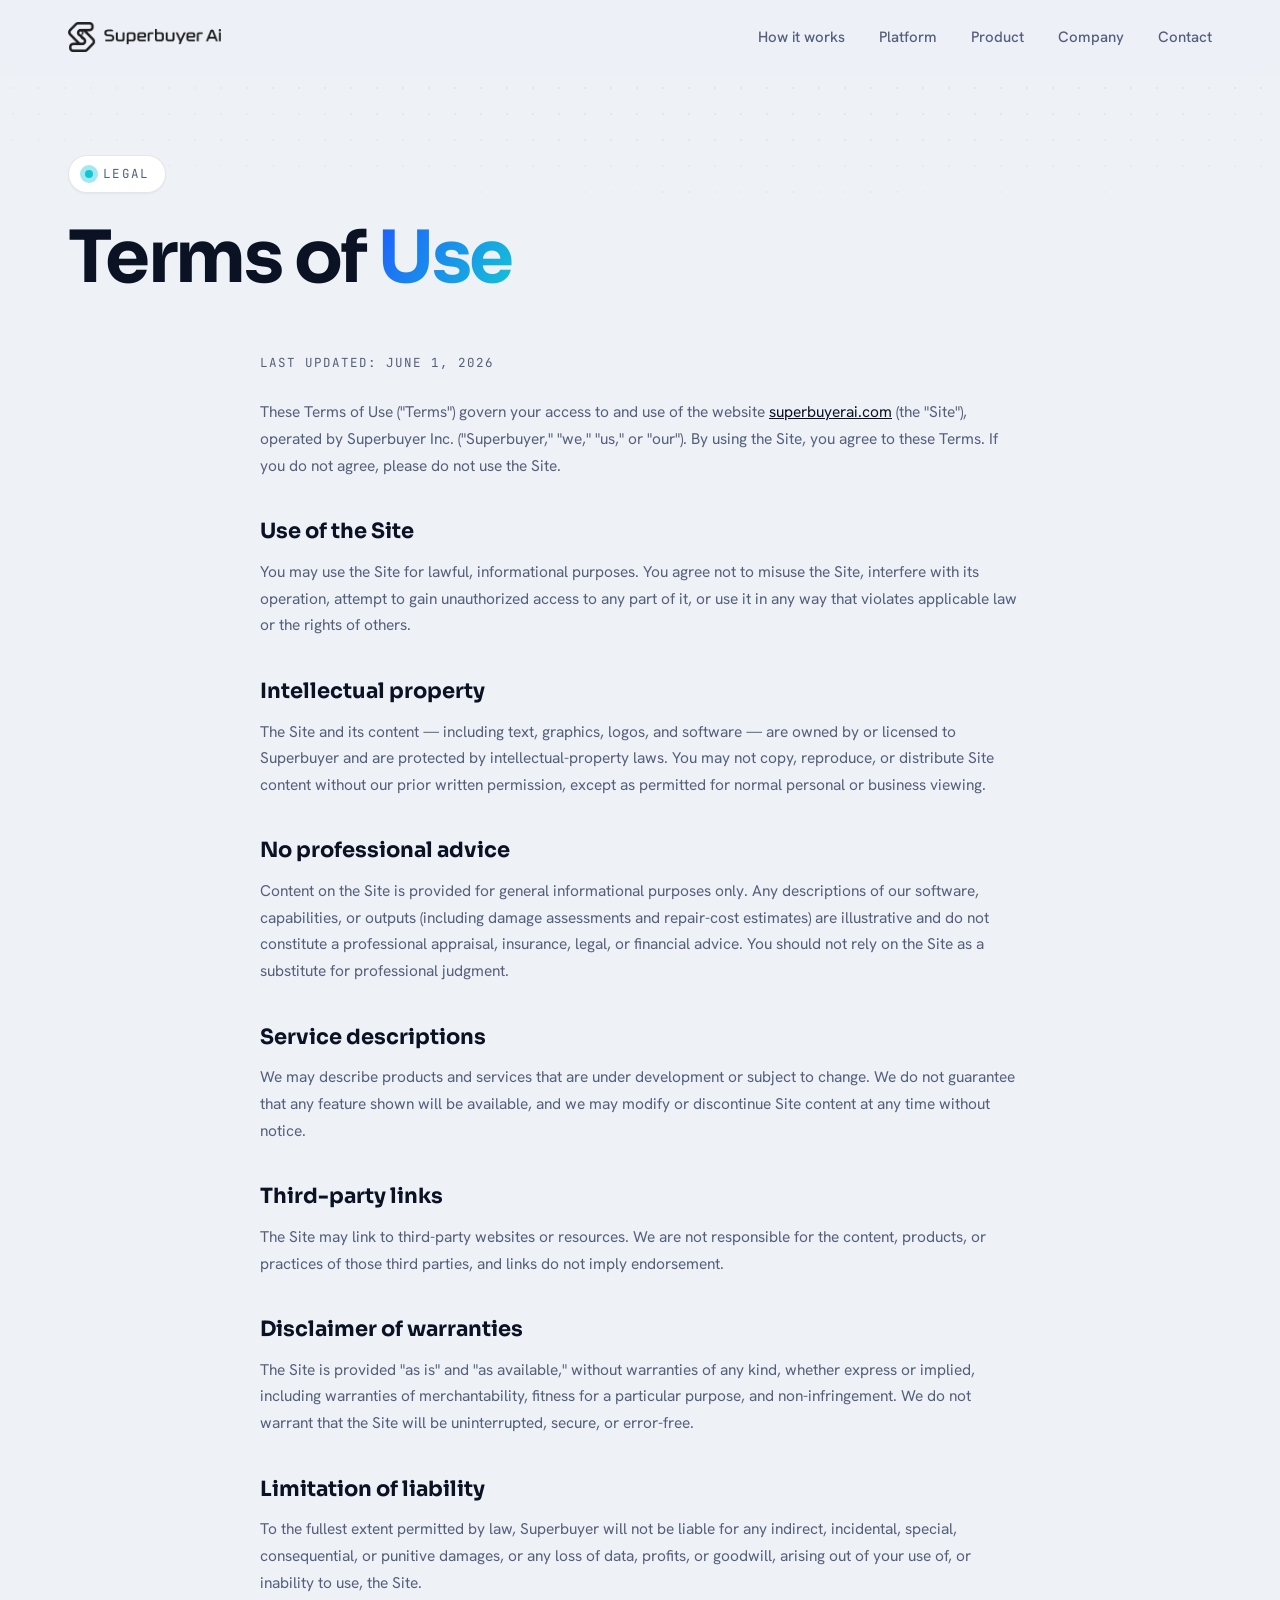
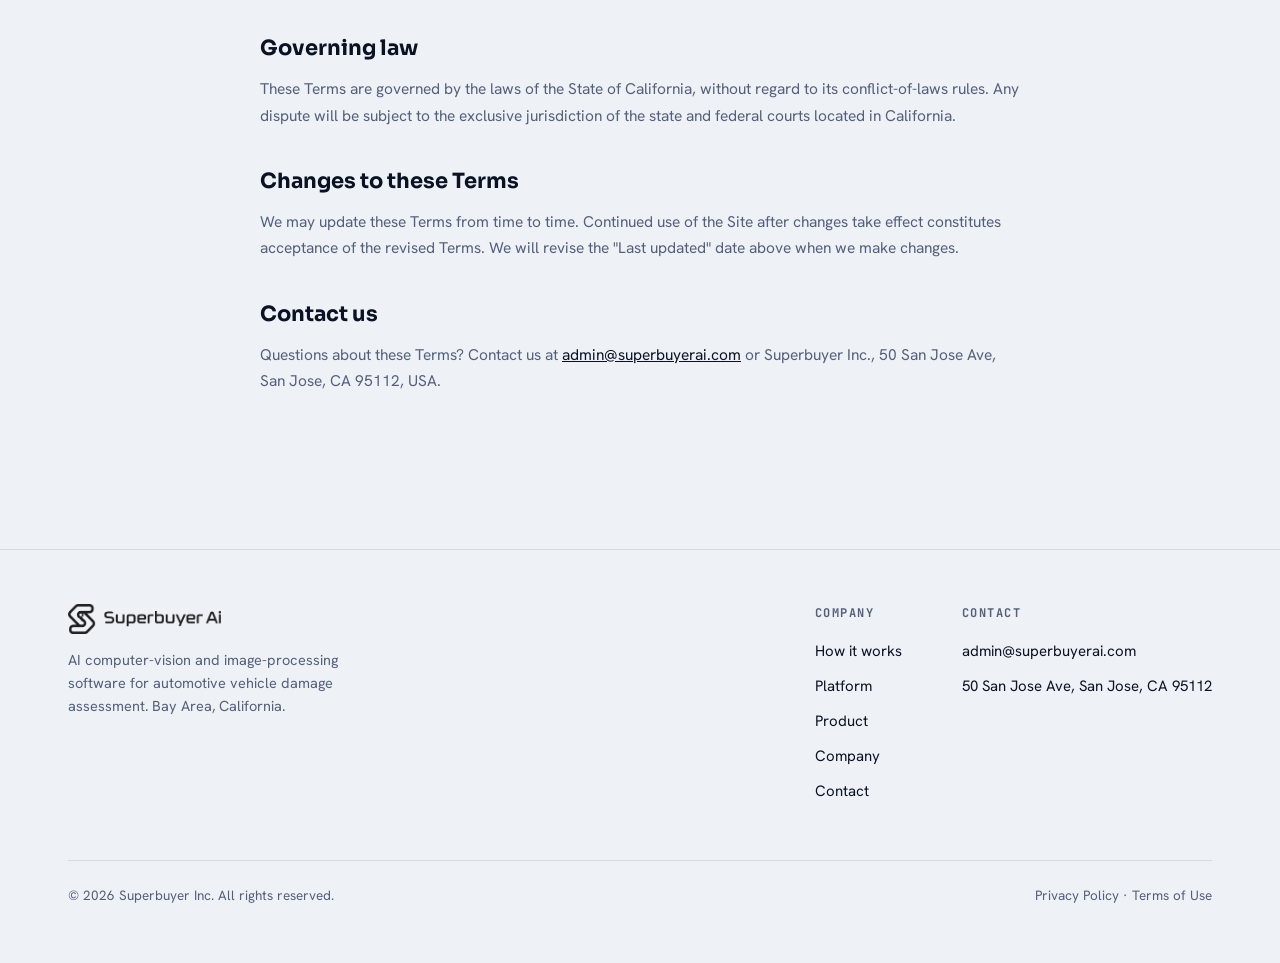
<file: terms.html>
<!DOCTYPE html>
<html lang="en">
<head>
<meta charset="UTF-8" />
<meta name="viewport" content="width=device-width, initial-scale=1.0" />
<title>Terms of Use — Superbuyer AI</title>
<meta name="description" content="The terms that govern your use of superbuyerai.com, operated by Superbuyer Inc." />
<link rel="icon" type="image/png" href="images/favicon.png" />
<link rel="apple-touch-icon" href="images/apple-touch-icon.png" />
<link rel="preconnect" href="https://fonts.googleapis.com" />
<link rel="preconnect" href="https://fonts.gstatic.com" crossorigin />
<link href="https://fonts.googleapis.com/css2?family=Sora:wght@400;500;600;700;800&family=Hanken+Grotesk:wght@400;500;600;700&family=JetBrains+Mono:wght@400;500;600&display=swap" rel="stylesheet" />
<link rel="stylesheet" href="styles.css" />
<link rel="canonical" href="https://superbuyerai.com/terms" />
<meta property="og:type" content="website" />
<meta property="og:site_name" content="Superbuyer AI" />
<meta property="og:title" content="Terms of Use — Superbuyer AI" />
<meta property="og:url" content="https://superbuyerai.com/terms" />
</head>
<body>

<nav id="nav">
  <div class="wrap nav-in">
    <a href="index.html" class="brand"><img class="logo-img" src="images/logo.png" alt="Superbuyer AI" /></a>
    <div class="nav-links">
      <a href="index.html#how">How it works</a>
      <a href="index.html#platform">Platform</a>
      <a href="index.html#products">Product</a>
      <a href="index.html#company">Company</a>
      <a href="contact.html">Contact</a>
    </div>
  </div>
</nav>

<div class="page-hero">
  <div class="dotgrid"></div>
  <div class="wrap">
    <div class="eyebrow reveal"><span class="pulse"></span><span class="t">LEGAL</span></div>
    <h1 class="reveal">Terms of <span class="grad">Use</span></h1>
  </div>
</div>

<section style="padding-top:30px">
  <div class="wrap">
    <div class="legal reveal">
      <p class="updated">Last updated: June 1, 2026</p>

      <p>These Terms of Use ("Terms") govern your access to and use of the website <a href="https://superbuyerai.com">superbuyerai.com</a> (the "Site"), operated by Superbuyer Inc. ("Superbuyer," "we," "us," or "our"). By using the Site, you agree to these Terms. If you do not agree, please do not use the Site.</p>

      <h2>Use of the Site</h2>
      <p>You may use the Site for lawful, informational purposes. You agree not to misuse the Site, interfere with its operation, attempt to gain unauthorized access to any part of it, or use it in any way that violates applicable law or the rights of others.</p>

      <h2>Intellectual property</h2>
      <p>The Site and its content — including text, graphics, logos, and software — are owned by or licensed to Superbuyer and are protected by intellectual-property laws. You may not copy, reproduce, or distribute Site content without our prior written permission, except as permitted for normal personal or business viewing.</p>

      <h2>No professional advice</h2>
      <p>Content on the Site is provided for general informational purposes only. Any descriptions of our software, capabilities, or outputs (including damage assessments and repair-cost estimates) are illustrative and do not constitute a professional appraisal, insurance, legal, or financial advice. You should not rely on the Site as a substitute for professional judgment.</p>

      <h2>Service descriptions</h2>
      <p>We may describe products and services that are under development or subject to change. We do not guarantee that any feature shown will be available, and we may modify or discontinue Site content at any time without notice.</p>

      <h2>Third-party links</h2>
      <p>The Site may link to third-party websites or resources. We are not responsible for the content, products, or practices of those third parties, and links do not imply endorsement.</p>

      <h2>Disclaimer of warranties</h2>
      <p>The Site is provided "as is" and "as available," without warranties of any kind, whether express or implied, including warranties of merchantability, fitness for a particular purpose, and non-infringement. We do not warrant that the Site will be uninterrupted, secure, or error-free.</p>

      <h2>Limitation of liability</h2>
      <p>To the fullest extent permitted by law, Superbuyer will not be liable for any indirect, incidental, special, consequential, or punitive damages, or any loss of data, profits, or goodwill, arising out of your use of, or inability to use, the Site.</p>

      <h2>Governing law</h2>
      <p>These Terms are governed by the laws of the State of California, without regard to its conflict-of-laws rules. Any dispute will be subject to the exclusive jurisdiction of the state and federal courts located in California.</p>

      <h2>Changes to these Terms</h2>
      <p>We may update these Terms from time to time. Continued use of the Site after changes take effect constitutes acceptance of the revised Terms. We will revise the "Last updated" date above when we make changes.</p>

      <h2>Contact us</h2>
      <p>Questions about these Terms? Contact us at <a href="mailto:admin@superbuyerai.com">admin@superbuyerai.com</a> or Superbuyer Inc., 50 San Jose Ave, San Jose, CA 95112, USA.</p>
    </div>
  </div>
</section>

<footer>
  <div class="wrap">
    <div class="foot">
      <div>
        <a href="index.html" class="brand"><img class="logo-img" src="images/logo.png" alt="Superbuyer AI" /></a>
        <p class="blurb">AI computer-vision and image-processing software for automotive vehicle damage assessment. Bay Area, California.</p>
      </div>
      <div class="foot-cols">
        <div class="foot-col">
          <h5>Company</h5>
          <a href="index.html#how">How it works</a>
          <a href="index.html#platform">Platform</a>
          <a href="index.html#products">Product</a>
          <a href="index.html#company">Company</a>
          <a href="contact.html">Contact</a>
        </div>
        <div class="foot-col">
          <h5>Contact</h5>
          <a href="mailto:admin@superbuyerai.com">admin@superbuyerai.com</a>
          <a href="contact.html">50 San Jose Ave, San Jose, CA 95112</a>
        </div>
      </div>
    </div>
    <div class="copyright">
      <span>© 2026 Superbuyer Inc. All rights reserved.</span>
      <span><a href="privacy.html">Privacy Policy</a> · <a href="terms.html">Terms of Use</a></span>
    </div>
  </div>
</footer>

<script>
  const nav=document.getElementById('nav');
  addEventListener('scroll',()=>nav.classList.toggle('scrolled',scrollY>10));
  const io=new IntersectionObserver((es)=>{es.forEach((e)=>{if(e.isIntersecting){e.target.classList.add('in');io.unobserve(e.target);}});},{threshold:.08});
  document.querySelectorAll('.reveal').forEach(el=>io.observe(el));
</script>
</body>
</html>
</file>
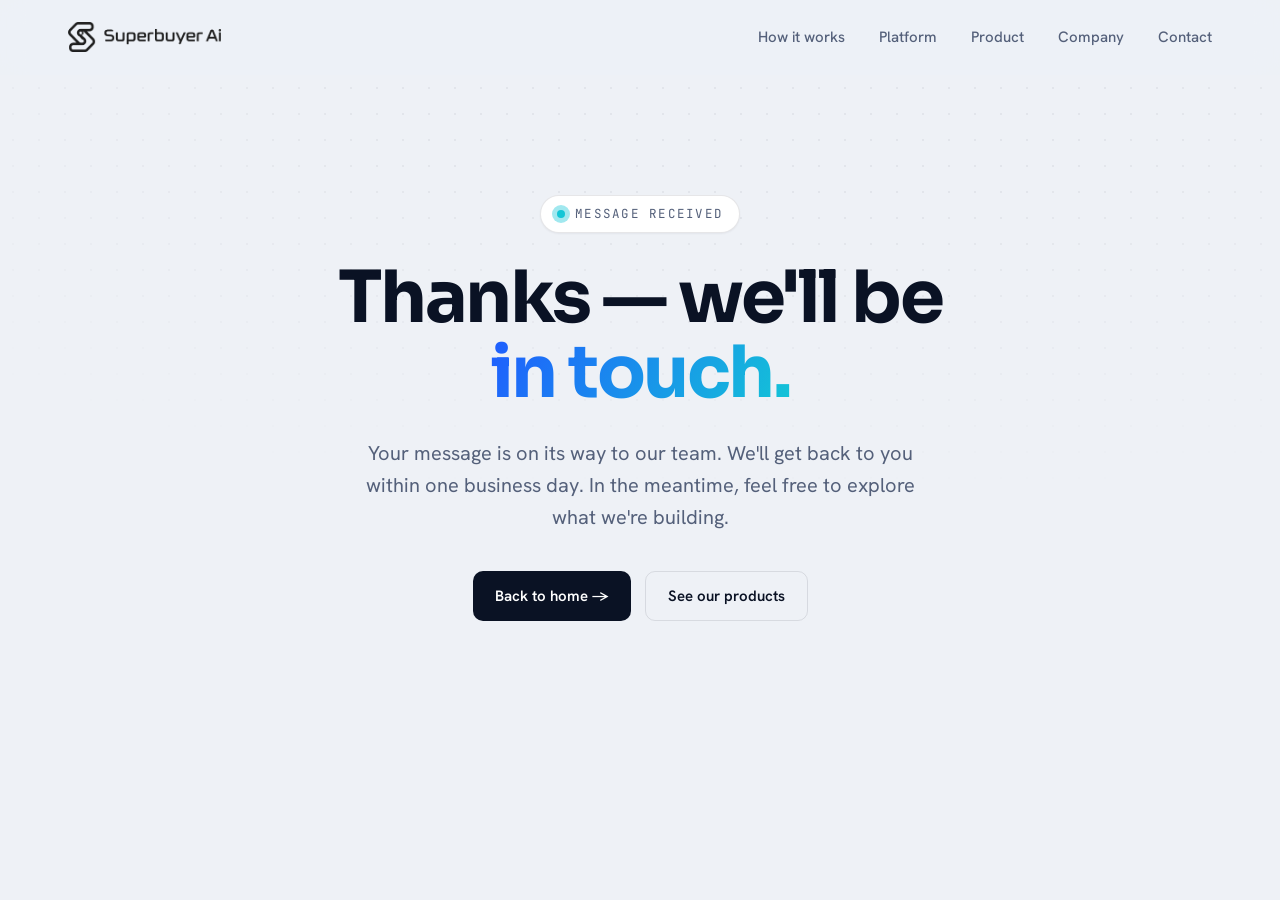
<file: thanks.html>
<!DOCTYPE html>
<html lang="en">
<head>
<meta charset="UTF-8" />
<meta name="viewport" content="width=device-width, initial-scale=1.0" />
<title>Thank you — Superbuyer AI</title>
<meta name="robots" content="noindex" />
<link rel="icon" type="image/png" href="images/favicon.png" />
<link rel="apple-touch-icon" href="images/apple-touch-icon.png" />
<link rel="preconnect" href="https://fonts.googleapis.com" />
<link rel="preconnect" href="https://fonts.gstatic.com" crossorigin />
<link href="https://fonts.googleapis.com/css2?family=Sora:wght@400;500;600;700;800&family=Hanken+Grotesk:wght@400;500;600;700&family=JetBrains+Mono:wght@400;500;600&display=swap" rel="stylesheet" />
<link rel="stylesheet" href="styles.css" />
</head>
<body>

<nav id="nav">
  <div class="wrap nav-in">
    <a href="index.html" class="brand"><img class="logo-img" src="images/logo.png" alt="Superbuyer AI" /></a>
    <div class="nav-links">
      <a href="index.html#how">How it works</a>
      <a href="index.html#platform">Platform</a>
      <a href="index.html#products">Product</a>
      <a href="index.html#company">Company</a>
      <a href="contact.html">Contact</a>
    </div>
  </div>
</nav>

<div class="page-hero" style="padding:120px 0 140px;text-align:center">
  <div class="dotgrid"></div>
  <div class="wrap" style="max-width:680px">
    <div class="eyebrow reveal" style="margin:0 auto"><span class="pulse"></span><span class="t">MESSAGE RECEIVED</span></div>
    <h1 class="reveal" style="margin-left:auto;margin-right:auto">Thanks — we'll be <span class="grad">in touch.</span></h1>
    <p class="lead reveal" style="margin:26px auto 0">Your message is on its way to our team. We'll get back to you within one business day. In the meantime, feel free to explore what we're building.</p>
    <div class="hero-cta reveal" style="justify-content:center">
      <a href="index.html" class="btn">Back to home →</a>
      <a href="index.html#products" class="btn ghost">See our products</a>
    </div>
  </div>
</div>

<script>
  const io=new IntersectionObserver((es)=>{es.forEach((e)=>{if(e.isIntersecting){e.target.classList.add('in');io.unobserve(e.target);}});},{threshold:.12});
  document.querySelectorAll('.reveal').forEach(el=>io.observe(el));
</script>
</body>
</html>
</file>
<file: styles.css>
:root{
  --bg:#eef1f6;
  --bg-2:#e4e9f2;
  --ink:#0a1224;
  --ink-soft:#54607a;
  --card:#ffffff;
  --accent:#1f5bff;       /* electric blue */
  --accent-2:#13c6d6;     /* cyan */
  --night:#070b18;
  --line:rgba(10,18,36,.10);
  --line-2:rgba(10,18,36,.06);
  --shadow:0 1px 2px rgba(10,18,36,.05), 0 18px 50px -22px rgba(10,18,36,.28);
}
*{box-sizing:border-box;margin:0;padding:0}
html{scroll-behavior:smooth}
body{
  font-family:"Hanken Grotesk",system-ui,sans-serif;
  background:var(--bg);color:var(--ink);line-height:1.6;
  -webkit-font-smoothing:antialiased;overflow-x:hidden;
}
.wrap{max-width:1200px;margin:0 auto;padding:0 28px;position:relative;z-index:2}
.display{font-family:"Sora",sans-serif}
.mono{font-family:"JetBrains Mono",monospace}
.tag{
  font-family:"JetBrains Mono",monospace;font-size:12px;font-weight:500;
  letter-spacing:.18em;text-transform:uppercase;color:var(--accent);
}

/* dot-grid background utility */
.dotgrid{
  background-image:radial-gradient(rgba(10,18,36,.10) 1px,transparent 1px);
  background-size:26px 26px;
}

/* ---------- NAV ---------- */
nav{position:sticky;top:0;z-index:50;backdrop-filter:saturate(150%) blur(12px);
  background:rgba(238,241,246,.78);border-bottom:1px solid transparent;transition:border-color .3s}
nav.scrolled{border-color:var(--line)}
.nav-in{display:flex;align-items:center;justify-content:space-between;height:74px}
.brand{font-family:"Sora",sans-serif;font-weight:700;font-size:21px;letter-spacing:-.02em;display:flex;align-items:center;gap:11px;color:var(--ink);text-decoration:none}
.logo{width:30px;height:30px;border-radius:9px;background:linear-gradient(135deg,var(--accent),var(--accent-2));position:relative;box-shadow:0 6px 16px -6px var(--accent)}
.logo::before{content:"";position:absolute;inset:8px;border:2px solid #fff;border-radius:50%;opacity:.92}
.logo::after{content:"";position:absolute;left:50%;top:50%;width:4px;height:4px;background:#fff;border-radius:50%;transform:translate(-50%,-50%)}
.nav-links{display:flex;gap:34px;align-items:center}
.nav-links a{color:var(--ink-soft);text-decoration:none;font-size:15px;font-weight:500;transition:color .2s}
.nav-links a:hover{color:var(--ink)}
.nav-links a.active{color:var(--ink)}
.btn{display:inline-flex;align-items:center;gap:8px;background:var(--ink);color:#fff;
  padding:12px 22px;border-radius:10px;font-weight:600;font-size:15px;text-decoration:none;
  transition:transform .2s,background .2s,box-shadow .2s;border:none;cursor:pointer;font-family:"Hanken Grotesk",sans-serif}
.btn:hover{transform:translateY(-2px);background:var(--accent);box-shadow:0 14px 30px -10px var(--accent)}
.btn.ghost{background:transparent;color:var(--ink);border:1px solid var(--line)}
.btn.ghost:hover{background:var(--ink);color:#fff;box-shadow:none}
@media(max-width:780px){.nav-links a:not(.btn){display:none}}

/* ---------- HERO ---------- */
header{position:relative;padding:96px 0 80px;overflow:hidden}
header .dotgrid{position:absolute;inset:0;z-index:1;opacity:.5;
  -webkit-mask-image:radial-gradient(120% 80% at 70% 0%,#000 30%,transparent 75%);
  mask-image:radial-gradient(120% 80% at 70% 0%,#000 30%,transparent 75%)}

/* delivery-robot hero illustration */
.hero-robot{position:absolute;right:max(12px,3vw);top:104px;width:min(46vw,500px);z-index:0;
  animation:bob 5.5s ease-in-out infinite}
.hero-robot::before{content:"";position:absolute;inset:-12% -10% -6% -10%;z-index:-1;border-radius:50%;
  background:radial-gradient(closest-side, rgba(31,91,255,.18), rgba(19,198,214,.10) 55%, transparent 72%)}
.hero-robot img,.hero-robot svg{width:100%;height:auto;display:block}
.hero-robot img{border-radius:28px;box-shadow:0 30px 60px -22px rgba(10,18,36,.30)}
@keyframes bob{0%,100%{transform:translateY(0)}50%{transform:translateY(-14px)}}
.hr-bag{animation:bob 4.2s ease-in-out infinite}
.hr-beacon{transform-origin:center;animation:beacon 1.6s ease-in-out infinite}
@keyframes beacon{0%,100%{opacity:1}50%{opacity:.35}}
.hr-scan{animation:scan 2.6s ease-out infinite}
.hr-scan2{animation:scan 2.6s ease-out .5s infinite}
.hr-scan3{animation:scan 2.6s ease-out 1s infinite}
@keyframes scan{0%{opacity:0}30%{opacity:.9}100%{opacity:0}}
@media(max-width:980px){.hero-robot{display:none}}
@media(prefers-reduced-motion:reduce){.hero-robot,.hr-bag,.hr-beacon,.hr-scan,.hr-scan2,.hr-scan3{animation:none}}
.eyebrow{display:inline-flex;align-items:center;gap:10px;background:var(--card);
  border:1px solid var(--line);padding:8px 16px;border-radius:100px;box-shadow:var(--shadow)}
.eyebrow .pulse{width:8px;height:8px;border-radius:50%;background:var(--accent-2);position:relative}
.eyebrow .pulse::after{content:"";position:absolute;inset:-5px;border-radius:50%;background:var(--accent-2);opacity:.4;animation:ping 1.8s ease-out infinite}
@keyframes ping{to{transform:scale(2.8);opacity:0}}
.eyebrow span.t{font-family:"JetBrains Mono",monospace;font-size:12.5px;letter-spacing:.1em;color:var(--ink-soft)}
.hero-copy{position:relative;z-index:2;max-width:600px}
/* 2-column hero: copy left, phone visual right */
.hero-grid{display:grid;grid-template-columns:1.06fr .94fr;gap:48px;align-items:center;position:relative;z-index:2}
@media(max-width:980px){.hero-grid{grid-template-columns:1fr;gap:36px}.hero-copy{max-width:640px}}
.hero-visual{position:relative;animation:slideInRight 1s cubic-bezier(.22,.61,.36,1) both;animation-delay:.12s}
.hero-visual img{display:block;width:100%;height:auto;border-radius:22px;box-shadow:var(--shadow)}
@keyframes slideInRight{from{opacity:0;transform:translateX(72px)}to{opacity:1;transform:none}}
@media(prefers-reduced-motion:reduce){.hero-visual{animation:none}}
h1{font-family:"Sora",sans-serif;font-weight:700;font-size:clamp(40px,6vw,78px);
  line-height:1.04;letter-spacing:-.035em;margin:28px 0 0}
h1 .grad{background:linear-gradient(120deg,var(--accent),var(--accent-2));-webkit-background-clip:text;background-clip:text;color:transparent}
.lead{font-size:clamp(17px,2vw,20px);color:var(--ink-soft);max-width:54ch;margin-top:26px}
.hero-cta{display:flex;gap:14px;margin-top:38px;flex-wrap:wrap}

/* ---------- full-bleed background hero ---------- */
.hero-bg{position:relative;min-height:clamp(620px,90vh,880px);display:flex;align-items:flex-start;overflow:hidden;padding:0}
.hero-bgimg{position:absolute;inset:0;width:100%;height:100%;object-fit:cover;object-position:center 72%;z-index:0;animation:heroZoom 16s ease-out both}
@keyframes heroZoom{from{transform:scale(1.08)}to{transform:scale(1)}}
.hero-overlay{position:absolute;inset:0;z-index:1;background:
  linear-gradient(180deg,rgba(7,11,24,.76) 0%,rgba(7,11,24,.30) 42%,rgba(7,11,24,.32) 66%,rgba(7,11,24,.72) 100%)}
.hero-inner{position:relative;z-index:2;text-align:center;max-width:880px;margin:0 auto;padding-top:clamp(40px,7vh,86px);padding-bottom:84px}
.hero-sub{padding:40px 0 6px;text-align:center}
.hero-sub .lead{margin:0 auto;max-width:58ch}
.hero-sub .hero-cta{justify-content:center;margin-top:26px}
.hero-inner .eyebrow{background:rgba(255,255,255,.12);border-color:rgba(255,255,255,.28);box-shadow:none;backdrop-filter:blur(6px)}
.hero-inner .eyebrow span.t{color:rgba(255,255,255,.92)}
.hero-inner h1{color:#fff;margin-top:24px}
.hero-inner .lead{color:rgba(255,255,255,.86);margin-left:auto;margin-right:auto}
.hero-inner .hero-cta{justify-content:center}
.hero-inner .btn.ghost{color:#fff;border-color:rgba(255,255,255,.55)}
.hero-inner .btn.ghost:hover{background:#fff;color:var(--ink);border-color:#fff}
.scroll-cue{position:absolute;left:50%;bottom:26px;transform:translateX(-50%);z-index:2;
  font-family:"JetBrains Mono",monospace;font-size:11px;letter-spacing:.22em;color:rgba(255,255,255,.78);
  text-decoration:none;display:inline-flex;flex-direction:column;align-items:center;gap:8px}
.scroll-cue::after{content:"";width:1px;height:26px;background:linear-gradient(rgba(255,255,255,.75),transparent);animation:scrollLine 1.8s ease-in-out infinite}
@keyframes scrollLine{0%,100%{opacity:.3;transform:scaleY(.55)}50%{opacity:1;transform:scaleY(1)}}
@media(prefers-reduced-motion:reduce){.hero-bgimg{animation:none}.scroll-cue::after{animation:none}}

/* route motif card */
.route{margin-top:64px;background:var(--night);border-radius:22px;padding:30px 32px;color:#fff;
  position:relative;overflow:hidden;box-shadow:var(--shadow)}
.route .dotgrid{position:absolute;inset:0;opacity:.18;background-image:radial-gradient(rgba(255,255,255,.5) 1px,transparent 1px)}
.route-top{display:flex;justify-content:space-between;align-items:center;position:relative;flex-wrap:wrap;gap:12px}
.route-top .mono{font-size:12.5px;letter-spacing:.14em;color:rgba(255,255,255,.55);text-transform:uppercase}
.route-top .live{display:inline-flex;align-items:center;gap:8px;font-family:"JetBrains Mono",monospace;font-size:12.5px;color:#7ef2c0}
.route-top .live::before{content:"";width:8px;height:8px;border-radius:50%;background:#7ef2c0;box-shadow:0 0 0 0 rgba(126,242,192,.6);animation:beat 1.6s infinite}
@keyframes beat{70%{box-shadow:0 0 0 8px rgba(126,242,192,0)}100%{box-shadow:0 0 0 0 rgba(126,242,192,0)}}
.path{position:relative;height:120px;margin-top:24px}
.path svg{width:100%;height:100%;overflow:visible}
.path .moving{stroke-dasharray:8 10;animation:dash 2.2s linear infinite}
@keyframes dash{to{stroke-dashoffset:-36}}
.route-foot{display:flex;gap:40px;margin-top:18px;position:relative;flex-wrap:wrap}
.route-foot div .k{font-family:"Sora";font-weight:600;font-size:26px}
.route-foot div .v{font-size:13.5px;color:rgba(255,255,255,.55);margin-top:2px}

/* ---------- LOGO STRIP ---------- */
.strip{padding:56px 0;border-top:1px solid var(--line);border-bottom:1px solid var(--line);margin-top:48px}
.strip .wrap{display:block}
.strip p{font-family:"JetBrains Mono",monospace;font-size:12.5px;letter-spacing:.12em;text-transform:uppercase;color:var(--ink-soft);margin-bottom:26px}
.strip .who{display:grid;grid-template-columns:repeat(4,1fr);gap:18px}
.who-card{position:relative;display:block;border-radius:14px;overflow:hidden;border:1px solid var(--line);aspect-ratio:4/3}
.who-card img{width:100%;height:100%;object-fit:cover;display:block;transition:transform .5s cubic-bezier(.22,.61,.36,1)}
.who-card:hover img{transform:scale(1.05)}
.who-card span{position:absolute;left:0;right:0;bottom:0;padding:30px 16px 14px;font-family:"Sora";font-weight:600;font-size:16px;color:#fff;background:linear-gradient(to top,rgba(8,12,22,.86),rgba(8,12,22,0))}
@media(max-width:760px){.strip .who{grid-template-columns:repeat(2,1fr)}}

/* ---------- SECTION ---------- */
section{padding:100px 0}
.sec-head{margin-bottom:52px;max-width:60ch}
.sec-title{font-family:"Sora";font-weight:600;font-size:clamp(30px,4.4vw,50px);line-height:1.08;letter-spacing:-.025em;margin-top:16px}
.sec-note{color:var(--ink-soft);font-size:17px;margin-top:18px;max-width:52ch}

/* feature cards */
.cards{display:grid;grid-template-columns:repeat(3,1fr);gap:22px}
.card{background:var(--card);border:1px solid var(--line);border-radius:20px;padding:32px 28px;
  box-shadow:var(--shadow);transition:transform .3s,box-shadow .3s;position:relative;overflow:hidden}
.card:hover{transform:translateY(-6px);box-shadow:0 28px 60px -22px rgba(31,91,255,.35)}
.card .ic{width:50px;height:50px;border-radius:13px;display:grid;place-items:center;
  background:linear-gradient(135deg,rgba(31,91,255,.12),rgba(19,198,214,.12));border:1px solid var(--line)}
.card .ic svg{width:24px;height:24px;stroke:var(--accent);fill:none;stroke-width:1.7}
.card h3{font-family:"Sora";font-weight:600;font-size:21px;margin:22px 0 10px;letter-spacing:-.01em}
.card p{color:var(--ink-soft);font-size:15.5px}
@media(max-width:860px){.cards{grid-template-columns:1fr}}
.platform-head{display:grid;grid-template-columns:1.05fr .95fr;gap:48px;align-items:center;margin-bottom:52px}
.platform-head .sec-head{margin-bottom:0;max-width:none}
.platform-visual img{display:block;width:100%;height:auto;border-radius:20px;box-shadow:var(--shadow)}
@media(max-width:860px){.platform-head{grid-template-columns:1fr;gap:30px}}

/* value / benefits band */
#value{background:var(--bg-2)}
.vgrid{display:grid;grid-template-columns:repeat(3,1fr);gap:24px;margin-top:8px}
.vitem{padding:30px 0;border-top:2px solid var(--ink)}
.vitem .n{font-family:"JetBrains Mono",monospace;font-size:13px;color:var(--accent);letter-spacing:.1em}
.vitem h4{font-family:"Sora";font-weight:600;font-size:22px;margin:16px 0 10px;letter-spacing:-.01em}
.vitem p{color:var(--ink-soft);font-size:15.5px}
@media(max-width:860px){.vgrid{grid-template-columns:1fr}}

/* mission / vision split */
.mv{display:grid;grid-template-columns:1fr 1fr;gap:22px}
.mv-card{border-radius:22px;padding:42px 38px;position:relative;overflow:hidden;box-shadow:var(--shadow)}
.mv-mission{background:var(--night);color:#fff}
.mv-mission .dotgrid{position:absolute;inset:0;opacity:.16;background-image:radial-gradient(rgba(255,255,255,.5) 1px,transparent 1px)}
.mv-vision{background:linear-gradient(140deg,var(--accent),#1840c8);color:#fff}
.mv-vision::after{content:"";position:absolute;right:-70px;bottom:-90px;width:260px;height:260px;border-radius:50%;border:1px solid rgba(255,255,255,.22)}
.mv-card .tag{color:rgba(255,255,255,.7)}
.mv-card h3{font-family:"Sora";font-weight:600;font-size:clamp(26px,3vw,34px);line-height:1.14;letter-spacing:-.02em;margin-top:18px;position:relative}
.mv-card p{color:rgba(255,255,255,.78);margin-top:16px;font-size:16px;position:relative}
@media(max-width:780px){.mv{grid-template-columns:1fr}}

/* about statement */
.about{display:grid;grid-template-columns:1fr;gap:0;max-width:30ch}
.about-quote{font-family:"Sora";font-weight:400;font-size:clamp(24px,3.2vw,38px);line-height:1.3;letter-spacing:-.02em;max-width:24ch}
.about-quote b{color:var(--accent);font-weight:600}

/* CTA */
#contact{padding-bottom:120px}
.cta{background:var(--night);color:#fff;border-radius:28px;padding:clamp(40px,6vw,80px);position:relative;overflow:hidden}
.cta .dotgrid{position:absolute;inset:0;opacity:.16;background-image:radial-gradient(rgba(255,255,255,.5) 1px,transparent 1px);
  -webkit-mask-image:radial-gradient(120% 100% at 100% 0%,#000,transparent 70%);mask-image:radial-gradient(120% 100% at 100% 0%,#000,transparent 70%)}
.cta .tag{color:var(--accent-2)}
.cta h2{font-family:"Sora";font-weight:600;font-size:clamp(30px,4.6vw,54px);line-height:1.07;letter-spacing:-.025em;max-width:18ch;margin-top:16px;position:relative}
.cta p{margin-top:18px;max-width:46ch;color:rgba(255,255,255,.74);position:relative}
.cta .row{display:flex;gap:14px;margin-top:34px;flex-wrap:wrap;position:relative}
.cta .btn{background:#fff;color:var(--ink)}
.cta .btn:hover{background:var(--accent);color:#fff}
.cta .btn.ghost{background:transparent;color:#fff;border-color:rgba(255,255,255,.32)}
.cta .btn.ghost:hover{background:#fff;color:var(--ink)}

/* FOOTER */
footer{border-top:1px solid var(--line);padding:54px 0 56px}
.foot{display:flex;justify-content:space-between;gap:40px;flex-wrap:wrap}
.foot .brand{font-size:22px}
.foot .blurb{color:var(--ink-soft);font-size:14.5px;margin-top:14px;max-width:34ch}
.foot-cols{display:flex;gap:60px;flex-wrap:wrap}
.foot-col h5{font-family:"JetBrains Mono",monospace;font-size:12px;letter-spacing:.12em;text-transform:uppercase;color:var(--ink-soft);margin-bottom:16px}
.foot-col a{display:block;color:var(--ink);text-decoration:none;font-size:15px;margin-bottom:11px;transition:color .2s}
.foot-col a:hover{color:var(--accent)}
.copyright{margin-top:46px;padding-top:24px;border-top:1px solid var(--line);color:var(--ink-soft);font-size:13.5px;display:flex;justify-content:space-between;gap:14px;flex-wrap:wrap}
.copyright a{color:var(--ink-soft);text-decoration:none;transition:color .2s}
.copyright a:hover{color:var(--ink)}
.legal{max-width:760px;margin:0 auto;padding:6px 0 40px}
.legal .updated{font-family:"JetBrains Mono",monospace;font-size:12.5px;letter-spacing:.08em;text-transform:uppercase;color:var(--ink-soft);margin-bottom:26px}
.legal h2{font-family:"Sora";font-weight:700;font-size:21px;margin:36px 0 10px;color:var(--ink)}
.legal p,.legal li{color:var(--ink-soft);font-size:15.5px;line-height:1.72;margin:0 0 14px}
.legal ul{margin:0 0 14px;padding-left:20px}
.legal a{color:var(--ink);text-decoration:underline}

/* reveal */
.reveal{opacity:0;transform:translateY(26px);transition:opacity .8s cubic-bezier(.2,.7,.2,1),transform .8s cubic-bezier(.2,.7,.2,1)}
.reveal.in{opacity:1;transform:none}

/* ============ CONTACT PAGE ============ */
.page-hero{position:relative;padding:80px 0 20px;overflow:hidden}
.page-hero .dotgrid{position:absolute;inset:0;z-index:0;opacity:.5;
  -webkit-mask-image:radial-gradient(120% 90% at 60% 0%,#000 25%,transparent 72%);
  mask-image:radial-gradient(120% 90% at 60% 0%,#000 25%,transparent 72%)}
.page-hero h1{font-size:clamp(40px,6vw,72px);max-width:18ch}
.page-hero .lead{max-width:50ch}

.contact-grid{display:grid;grid-template-columns:1.05fr .95fr;gap:30px;align-items:start}
@media(max-width:880px){.contact-grid{grid-template-columns:1fr}}

/* info column */
.info-list{display:flex;flex-direction:column;gap:16px}
.info-item{display:flex;gap:18px;align-items:flex-start;background:var(--card);border:1px solid var(--line);
  border-radius:18px;padding:24px 26px;box-shadow:var(--shadow);transition:transform .25s,box-shadow .25s}
.info-item:hover{transform:translateY(-3px);box-shadow:0 22px 50px -24px rgba(31,91,255,.3)}
.info-item .ic{flex:none;width:46px;height:46px;border-radius:12px;display:grid;place-items:center;
  background:linear-gradient(135deg,rgba(31,91,255,.12),rgba(19,198,214,.12));border:1px solid var(--line)}
.info-item .ic svg{width:22px;height:22px;stroke:var(--accent);fill:none;stroke-width:1.7}
.info-item h4{font-family:"Sora";font-weight:600;font-size:13px;letter-spacing:.05em;text-transform:uppercase;color:var(--ink-soft)}
.info-item a,.info-item p{display:block;color:var(--ink);text-decoration:none;font-size:17px;font-weight:500;margin-top:5px}
.info-item a:hover{color:var(--accent)}
.info-item p span{display:block;font-weight:400;font-size:15px;color:var(--ink-soft)}

.map{margin-top:6px;display:block;border-radius:18px;overflow:hidden;border:1px solid var(--line);box-shadow:var(--shadow);
  height:280px;position:relative;background:var(--night);text-decoration:none}
.map img{position:absolute;inset:0;width:100%;height:100%;object-fit:cover;object-position:center;transition:transform .5s cubic-bezier(.22,.61,.36,1)}
.map:hover img{transform:scale(1.04)}
.map-tag{position:absolute;left:12px;bottom:12px;z-index:2;padding:7px 12px;border-radius:999px;background:rgba(10,16,26,.82);color:#fff;font-family:"JetBrains Mono",monospace;font-size:11.5px;letter-spacing:.05em}

/* form column */
.form-card{background:var(--card);border:1px solid var(--line);border-radius:22px;padding:38px 36px;box-shadow:var(--shadow)}
.form-card h3{font-family:"Sora";font-weight:600;font-size:24px;letter-spacing:-.01em}
.form-card .sub{color:var(--ink-soft);font-size:15px;margin-top:8px;margin-bottom:26px}
.field{margin-bottom:18px}
.field label{display:block;font-size:13px;font-weight:600;color:var(--ink-soft);margin-bottom:8px;letter-spacing:.02em}
.field input,.field textarea,.field select{width:100%;font-family:"Hanken Grotesk",sans-serif;font-size:15.5px;color:var(--ink);
  background:var(--bg);border:1px solid var(--line);border-radius:11px;padding:13px 15px;transition:border-color .2s,box-shadow .2s}
.field input:focus,.field textarea:focus,.field select:focus{outline:none;border-color:var(--accent);box-shadow:0 0 0 3px rgba(31,91,255,.14);background:#fff}
.field textarea{resize:vertical;min-height:120px}
.two{display:grid;grid-template-columns:1fr 1fr;gap:16px}
@media(max-width:480px){.two{grid-template-columns:1fr}}
.form-card .btn{width:100%;justify-content:center;margin-top:8px;padding:15px}
.form-note{font-size:13px;color:var(--ink-soft);margin-top:14px;text-align:center}

/* ============ LOGO IMAGE ============ */
.brand{gap:0}
.brand .logo-img{height:30px;width:auto;display:block}
.foot .brand .logo-img{height:30px}
@media(max-width:520px){.brand .logo-img{height:26px}}

/* ============ HERO VISION CARD ============ */
.vision{margin-top:60px;background:var(--night);border-radius:22px;padding:26px 28px 28px;color:#fff;
  position:relative;overflow:hidden;box-shadow:var(--shadow)}
.vision .dotgrid{position:absolute;inset:0;opacity:.18;background-image:radial-gradient(rgba(255,255,255,.5) 1px,transparent 1px)}
.vision-top{display:flex;justify-content:space-between;align-items:center;position:relative;flex-wrap:wrap;gap:12px}
.vision-top .mono{font-size:12.5px;letter-spacing:.12em;color:rgba(255,255,255,.55);text-transform:uppercase}
.vision-top .live{display:inline-flex;align-items:center;gap:8px;font-family:"JetBrains Mono",monospace;font-size:12.5px;color:#7ef2c0}
.vision-top .live::before{content:"";width:8px;height:8px;border-radius:50%;background:#7ef2c0;box-shadow:0 0 0 0 rgba(126,242,192,.6);animation:beat 1.6s infinite}
.viewport{position:relative;margin-top:20px;border-radius:14px;overflow:hidden;
  background:radial-gradient(120% 140% at 70% 0%,rgba(31,91,255,.20),transparent 60%),#0b1020;
  border:1px solid rgba(255,255,255,.08)}
.viewport svg{display:block;width:100%;height:auto}
.viewport .scanline{animation:scanY 3.4s ease-in-out infinite}
@keyframes scanY{0%{transform:translateY(0);opacity:0}10%{opacity:1}90%{opacity:1}100%{transform:translateY(232px);opacity:0}}
.det-tag{position:absolute;font-family:"JetBrains Mono",monospace;font-size:11px;font-weight:600;
  padding:2px 7px;border-radius:5px;color:#04121a;white-space:nowrap;transform:translateY(-118%)}
.det-tag.t1{left:14.2%;top:57.9%;background:#13c6d6}
.det-tag.t2{left:57.7%;top:41.4%;background:#7ef2c0}
.vision-foot{display:flex;gap:40px;margin-top:20px;position:relative;flex-wrap:wrap}
.vision-foot div .k{font-family:"Sora";font-weight:600;font-size:24px}
.vision-foot div .v{font-size:13px;color:rgba(255,255,255,.55);margin-top:2px}
@media(prefers-reduced-motion:reduce){.viewport .scanline{animation:none;opacity:.7}}

/* ============ PRODUCTS ============ */
.products{display:grid;grid-template-columns:1fr 1fr;gap:24px}
@media(max-width:860px){.products{grid-template-columns:1fr}}
.product{background:var(--card);border:1px solid var(--line);border-radius:22px;padding:34px 32px;
  box-shadow:var(--shadow);transition:transform .3s,box-shadow .3s;display:flex;flex-direction:column}
.product:hover{transform:translateY(-6px);box-shadow:0 28px 60px -22px rgba(31,91,255,.35)}
.prod-head{display:flex;align-items:center;justify-content:space-between;gap:12px}
.prod-no{font-family:"JetBrains Mono",monospace;font-size:12.5px;letter-spacing:.14em;color:var(--accent)}
.pill{font-family:"JetBrains Mono",monospace;font-size:11px;font-weight:600;letter-spacing:.05em;
  text-transform:uppercase;padding:5px 11px;border-radius:100px}
.pill-core{color:#0a4d2c;background:rgba(126,242,192,.22);border:1px solid rgba(46,125,50,.25)}
.pill-dev{color:var(--ink-soft);background:var(--bg-2);border:1px solid var(--line)}
.product h3{font-family:"Sora";font-weight:600;font-size:25px;letter-spacing:-.015em;margin:18px 0 12px}
.product>p{color:var(--ink-soft);font-size:15.5px}
.product>p b{color:var(--ink);font-weight:600}
.prod-list{list-style:none;margin:20px 0 0;padding:0;display:flex;flex-direction:column;gap:10px}
.prod-list li{position:relative;padding-left:26px;font-size:15px;color:var(--ink)}
.prod-list li::before{content:"";position:absolute;left:0;top:8px;width:13px;height:13px;border-radius:4px;
  background:linear-gradient(135deg,var(--accent),var(--accent-2))}
.prod-list .mono{font-size:13px;background:var(--bg-2);padding:1px 6px;border-radius:5px;color:var(--accent)}
.prod-for{margin-top:22px;padding-top:18px;border-top:1px solid var(--line);font-size:14.5px;color:var(--ink)}
.prod-for span{display:block;font-family:"JetBrains Mono",monospace;font-size:11px;letter-spacing:.12em;
  text-transform:uppercase;color:var(--ink-soft);margin-bottom:6px}
.prod-link{margin-top:22px;align-self:flex-start;color:var(--accent);text-decoration:none;font-weight:600;font-size:15px;
  transition:gap .2s}
.prod-link:hover{text-decoration:underline}

/* ============ REAL-PHOTO ENRICHMENT (v2) ============ */
.viewport img{display:block;width:100%;height:auto;aspect-ratio:4/3;object-fit:cover}
.viewport .cap{position:absolute;left:0;right:0;bottom:0;display:flex;justify-content:space-between;gap:10px;
  padding:10px 14px;background:linear-gradient(to top,rgba(7,11,24,.82),transparent);
  font-family:"JetBrains Mono",monospace;font-size:11.5px;letter-spacing:.06em;color:rgba(255,255,255,.82)}
.viewport .cap .ok{color:#7ef2c0}

/* How it works */
.how{display:grid;grid-template-columns:1.05fr .95fr;gap:48px;align-items:center}
@media(max-width:880px){.how{grid-template-columns:1fr;gap:32px}}
.steps{display:flex;flex-direction:column;gap:14px}
.step{display:flex;gap:20px;align-items:flex-start;background:var(--card);border:1px solid var(--line);
  border-radius:16px;padding:22px 24px;box-shadow:var(--shadow)}
.step .num{flex:none;width:42px;height:42px;border-radius:12px;display:grid;place-items:center;
  font-family:"Sora";font-weight:700;font-size:17px;color:#fff;background:linear-gradient(135deg,var(--accent),var(--accent-2))}
.step h4{font-family:"Sora";font-weight:600;font-size:18px;letter-spacing:-.01em}
.step p{color:var(--ink-soft);font-size:14.5px;margin-top:5px}
.shot{position:relative;border-radius:20px;overflow:hidden;border:1px solid var(--line);box-shadow:0 30px 60px -26px rgba(10,18,36,.4)}
.shot img{display:block;width:100%;height:auto;aspect-ratio:4/3;object-fit:cover}
.shot .cap{position:absolute;left:0;right:0;bottom:0;display:flex;justify-content:space-between;gap:10px;
  padding:11px 15px;background:linear-gradient(to top,rgba(7,11,24,.85),transparent);
  font-family:"JetBrains Mono",monospace;font-size:11.5px;letter-spacing:.05em;color:rgba(255,255,255,.85)}
.shot .cap .ok{color:#7ef2c0}

/* Feature (product) sections */
.feature{display:grid;grid-template-columns:1fr 1fr;gap:52px;align-items:center}
.feature.flip .f-media{order:-1}
@media(max-width:880px){.feature{grid-template-columns:1fr;gap:32px}.feature.flip .f-media{order:0}}
.f-eyebrow{display:flex;align-items:center;gap:12px;margin-bottom:18px}
.f-eyebrow .tag{margin:0}
.f-title{font-family:"Sora";font-weight:600;font-size:clamp(28px,3.6vw,42px);line-height:1.1;letter-spacing:-.025em}
.f-lead{color:var(--ink-soft);font-size:16.5px;margin-top:16px;max-width:46ch}
.f-list{list-style:none;margin:24px 0 0;padding:0;display:flex;flex-direction:column;gap:12px}
.f-list li{position:relative;padding-left:30px;font-size:15.5px;color:var(--ink)}
.f-list li::before{content:"";position:absolute;left:0;top:6px;width:16px;height:16px;border-radius:5px;
  background:linear-gradient(135deg,var(--accent),var(--accent-2))}
.f-list .mono{font-size:13px;background:var(--bg-2);padding:1px 6px;border-radius:5px;color:var(--accent)}
.who-for{margin-top:26px;padding-top:20px;border-top:1px solid var(--line);font-size:15px;color:var(--ink)}
.who-for span{display:block;font-family:"JetBrains Mono",monospace;font-size:11px;letter-spacing:.12em;
  text-transform:uppercase;color:var(--ink-soft);margin-bottom:7px}
.f-link{display:inline-block;margin-top:26px;color:var(--accent);text-decoration:none;font-weight:600;font-size:15.5px}
.f-link:hover{text-decoration:underline}
.f-media{position:relative;border-radius:20px;overflow:hidden;border:1px solid var(--line);box-shadow:0 30px 60px -26px rgba(10,18,36,.4)}
.f-media img{display:block;width:100%;height:auto;aspect-ratio:4/3;object-fit:cover}
.f-media .cap{position:absolute;left:0;right:0;bottom:0;padding:11px 15px;
  background:linear-gradient(to top,rgba(7,11,24,.8),transparent);
  font-family:"JetBrains Mono",monospace;font-size:11px;letter-spacing:.05em;color:rgba(255,255,255,.78)}
.pill{display:inline-block;font-family:"JetBrains Mono",monospace;font-size:11px;font-weight:600;letter-spacing:.05em;
  text-transform:uppercase;padding:5px 11px;border-radius:100px}
.pill-core{color:#0a4d2c;background:rgba(126,242,192,.22);border:1px solid rgba(46,125,50,.25)}
.pill-dev{color:var(--ink-soft);background:var(--bg-2);border:1px solid var(--line)}

/* JSON / code sample */
.code{margin-top:24px;background:var(--night);border-radius:14px;padding:18px 20px;overflow-x:auto;
  box-shadow:var(--shadow);border:1px solid rgba(255,255,255,.06)}
.code pre{font-family:"JetBrains Mono",monospace;font-size:12.5px;line-height:1.7;color:#cdd6e6;white-space:pre}
.code .k{color:#7ec8ff}.code .s{color:#7ef2c0}.code .n{color:#ffd479}.code .c{color:#5f6b85}
.code .mtop{display:flex;gap:7px;margin-bottom:14px}
.code .mtop i{width:11px;height:11px;border-radius:50%;background:rgba(255,255,255,.18)}
</file>
